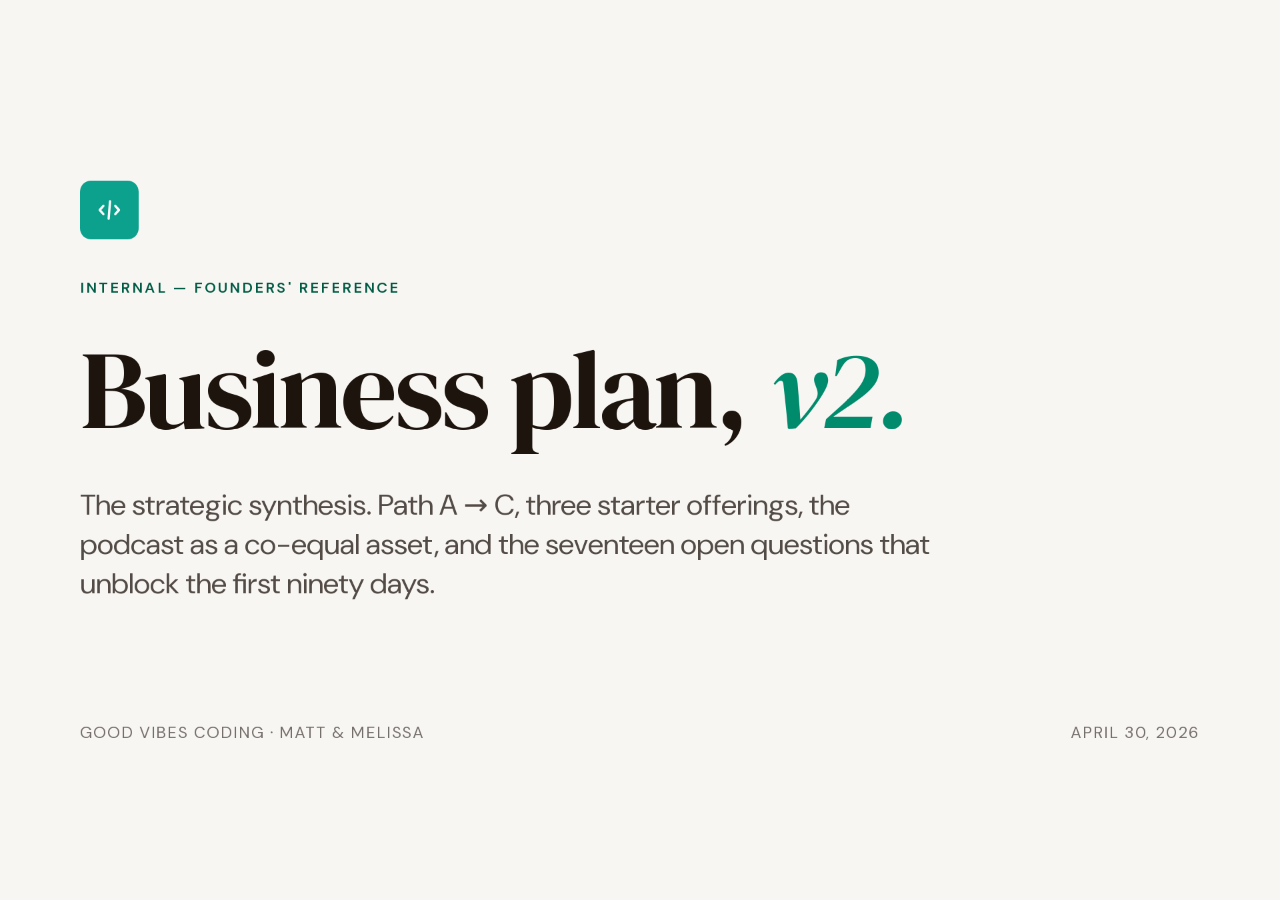
<file: docs/strategy/2026-04-30-business-plan/deck/Business Plan Deck.html>
<!DOCTYPE html>
<html lang="en">
<head>
<meta charset="UTF-8">
<title>Good Vibes Coding — Business Plan v2</title>
<link rel="stylesheet" href="colors_and_type.css">
<link rel="stylesheet" href="deck.css">
<script src="deck-stage.js"></script>
</head>
<body>
<deck-stage width="1920" height="1080">

<!-- ========== 01. COVER ========== -->
<section data-label="01 Cover" class="cover">
  <div class="flex-col" style="gap: 56px; margin-top: 40px;">
    <img src="brand/logo-mark-teal.svg" class="cover-mark" alt="GVC mark">
    <p class="eyebrow">Internal — Founders' reference</p>
    <h1 style="font-family: var(--serif-display); font-size: 168px; line-height: 0.95; letter-spacing: -0.025em; max-width: 1700px;">
      Business plan, <em>v2.</em>
    </h1>
    <p style="font-size: 44px; color: var(--fg2); max-width: 1300px; line-height: 1.35; margin-top: 8px;">
      The strategic synthesis. Path A&nbsp;→&nbsp;C, three starter offerings, the podcast as a co-equal asset, and the seventeen open questions that unblock the first ninety days.
    </p>
  </div>
  <div class="cover-meta">
    <span>Good Vibes Coding · Matt &amp; Melissa</span>
    <span>April 30, 2026</span>
  </div>
</section>

<!-- ========== 02. PLAN IN ONE PAGE ========== -->
<section data-label="02 Plan in one page">
  <div class="slide-header">
    <p class="eyebrow">Executive summary</p>
    <h1>The plan, <em>in one page.</em></h1>
  </div>
  <div class="cols-2 grow" style="margin-top: 56px; align-content: start; padding-bottom: 60px;">
    <div class="flex-col gap-md">
      <div>
        <h3 style="color: var(--gvc-teal-dark); margin-bottom: 12px;">The bet</h3>
        <p>Stay 2-person and productize for 12–18 months (Path A), then spin WikiFold into a SaaS product (Path C). The podcast sits across both as the highest-leverage methodology-IP delivery surface we will ever build.</p>
      </div>
      <div>
        <h3 style="color: var(--gvc-teal-dark); margin-bottom: 12px;">What v2 changed</h3>
        <p>Three starter sprints pull first revenue from week 5–6 to <strong>week 2–3.</strong> The podcast collapses two moat investments — Mel-forward authority and methodology IP — into one daily compounding artifact.</p>
      </div>
      <div>
        <h3 style="color: var(--gvc-teal-dark); margin-bottom: 12px;">Year-3 base case</h3>
        <p>$756K revenue · $288K combined founder draws · 30% margin · ~33-hour weeks.</p>
      </div>
    </div>
    <div class="flex-col gap-md">
      <div class="border-card">
        <h3>Walk-away values</h3>
        <table class="gvc-table" style="margin-top: 10px; font-size: 22px;">
          <tr><td>Path A · Productized 2-person</td><td class="num accent">$700K – 1.4M</td></tr>
          <tr><td>Path C · WikiFold SaaS spinoff</td><td class="num accent">$14M – 55M</td></tr>
          <tr><td>Path B · Boutique hire-up</td><td class="num">$1.8M – 3M</td></tr>
          <tr><td>Path D · Vertical SaaS pivot</td><td class="num">$3M – 18M</td></tr>
        </table>
      </div>
      <div class="callout">
        <strong>The one number to track:</strong> retainer wins attributable to the podcast. Zero by month 12 → passion project. <em style="font-style: italic;">≥2 → real channel.</em>
      </div>
    </div>
  </div>
  <div class="slide-footer">
    <span>02 / 49 · Executive summary</span>
    <span class="mark"><img src="brand/logo-mark-teal.svg" alt="">Good Vibes Coding</span>
  </div>
</section>

<!-- ========== 03. PART I OPENER ========== -->
<section data-label="03 Part I — Thesis" class="dark part-opener">
  <div class="toc">Part I of X · Thesis</div>
  <div class="part-num">— Part one</div>
  <h1>The <em>thesis,</em><br>still validated.</h1>
  <p class="lede">Mark Cuban's April 2026 call still holds. The opportunity is the AI implementation layer for US small businesses that won't have AI budgets or in-house experts.</p>
</section>

<!-- ========== 04. THESIS ========== -->
<section data-label="04 Thesis">
  <div class="slide-header">
    <p class="eyebrow">The thesis</p>
    <h1>Honest US-only <em>TAM</em> is $20–45B today, $60–110B by 2028.</h1>
  </div>
  <div class="grow flex-col" style="justify-content: center; margin: 0 -20px;">
    <div class="cols-3" style="gap: 56px;">
      <div class="kpi">
        <span class="num"><em>36.2M</em></span>
        <span class="label">Total US small &amp; medium businesses (SBA, 2025).</span>
      </div>
      <div class="kpi">
        <span class="num"><em>3–5M</em></span>
        <span class="label">Convertible buyer pool — employer firms with $200K–$5M revenue.</span>
      </div>
      <div class="kpi">
        <span class="num"><em>76 / 14</em></span>
        <span class="label">Percent claiming AI use vs. percent with it integrated. The empirical leg of the thesis.</span>
      </div>
    </div>
  </div>
  <p class="small fg2" style="max-width: 1500px;">Source: <code>01-thesis-validation.md</code>, <code>03-market-sizing.md</code>. Goldman Sachs 10KSB, Feb 2026; SBA Office of Advocacy.</p>
  <div class="slide-footer">
    <span>04 / 49 · Part I — Thesis</span>
    <span class="mark"><img src="brand/logo-mark-teal.svg" alt="">Good Vibes Coding</span>
  </div>
</section>

<!-- ========== 05. THE 76/14 GAP ========== -->
<section data-label="05 The 76/14 gap" class="surface">
  <div class="slide-header">
    <p class="eyebrow">The gap</p>
    <h1>Most small businesses have <em>downloaded the app</em> — and not read the manual.</h1>
  </div>
  <div class="cols-2 grow gap-lg" style="margin-top: 56px; align-items: center;">
    <div class="flex-col" style="gap: 28px;">
      <p style="font-size: 36px; line-height: 1.45;">The 76% claim-use / 14% integrated gap is the single strongest empirical leg of the thesis. Owners have signed up. They have not redesigned how the work gets done.</p>
      <p style="font-size: 30px; color: var(--fg2); line-height: 1.45;">That gap is what we sell into — not "buy more AI," but "make the AI you already pay for actually do the work."</p>
      <div class="callout">
        <strong>Frame for every sales conversation:</strong> we don't fire your staff with AI. We give the people you already trust new tools.
      </div>
    </div>
    <div class="flex-col gap-md" style="align-items: center;">
      <!-- Stacked bar visualization -->
      <div style="width: 100%; max-width: 520px;">
        <div style="display:flex; align-items: baseline; justify-content: space-between; margin-bottom: 14px;">
          <span style="font-size: 26px; font-weight: 600;">Claim AI use</span>
          <span style="font-family: var(--serif-display); font-size: 56px; color: var(--primary);">76%</span>
        </div>
        <div style="height: 36px; background: var(--border); border-radius: var(--radius-pill); overflow: hidden;">
          <div style="height: 100%; width: 76%; background: var(--primary); border-radius: var(--radius-pill);"></div>
        </div>
      </div>
      <div style="width: 100%; max-width: 520px; margin-top: 32px;">
        <div style="display:flex; align-items: baseline; justify-content: space-between; margin-bottom: 14px;">
          <span style="font-size: 26px; font-weight: 600;">Integrated into operations</span>
          <span style="font-family: var(--serif-display); font-size: 56px; color: var(--gvc-amber-dark);">14%</span>
        </div>
        <div style="height: 36px; background: var(--border); border-radius: var(--radius-pill); overflow: hidden;">
          <div style="height: 100%; width: 14%; background: var(--accent); border-radius: var(--radius-pill);"></div>
        </div>
      </div>
      <p class="small fg3" style="margin-top: 20px;">Goldman Sachs 10KSB AI Survey, Feb 2026. n = 1,200 SMB owners.</p>
    </div>
  </div>
  <div class="slide-footer">
    <span>05 / 49 · Part I — Thesis</span>
    <span class="mark"><img src="brand/logo-mark-teal.svg" alt="">Good Vibes Coding</span>
  </div>
</section>

<!-- ========== 06. MARKET SIZING ========== -->
<section data-label="06 Market sizing">
  <div class="slide-header">
    <p class="eyebrow">Market sizing</p>
    <h1>TAM $72B · SAM $5.2B · <em>realistic SOM grows founder-bound.</em></h1>
  </div>
  <div class="grow flex-col" style="justify-content: center; margin-top: 32px;">
    <table class="gvc-table" style="font-size: 28px;">
      <thead>
        <tr><th>Segment</th><th>Year 1</th><th>Year 3</th><th>Year 5</th><th>Notes</th></tr>
      </thead>
      <tbody>
        <tr><td>Clients</td><td class="num">8</td><td class="num">28</td><td class="num">60</td><td class="fg2">5–6 person firm by Y5</td></tr>
        <tr><td>Revenue</td><td class="num accent">$180K</td><td class="num accent">$720K</td><td class="num accent">$1.8M</td><td class="fg2">v1 base scenario</td></tr>
        <tr><td>ARPU</td><td class="num">$22K</td><td class="num">$26K</td><td class="num">$30K</td><td class="fg2">Productized + retainer mix</td></tr>
        <tr><td>LTV</td><td class="num">—</td><td class="num">$65K</td><td class="num">$65K</td><td class="fg2">2–3 year retainer life</td></tr>
        <tr><td>Capacity ceiling</td><td colspan="3" class="fg2" style="font-size: 26px;">Founder hours, not market reach.</td><td class="fg2">Podcast does not move this.</td></tr>
      </tbody>
    </table>
  </div>
  <p class="small fg2" style="margin-top: 32px;"><strong>Hospitality + regional service businesses</strong> lead the segment-fit table. The capacity ceiling is the load-bearing constraint, which is why the path is "productize, then spin a product."</p>
  <div class="slide-footer">
    <span>06 / 49 · Part I — Thesis</span>
    <span class="mark"><img src="brand/logo-mark-teal.svg" alt="">Good Vibes Coding</span>
  </div>
</section>

<!-- ========== 07. COMMODITIZATION RISK ========== -->
<section data-label="07 Commoditization risk" class="surface">
  <div class="slide-header">
    <p class="eyebrow">The clock</p>
    <h1>Commoditization is real, and it's <em>24–36 months out.</em></h1>
  </div>
  <div class="cols-2 grow gap-lg" style="margin-top: 48px;">
    <div class="border-card flex-col" style="gap: 18px;">
      <h3 style="color: var(--gvc-teal-dark);">Two structural threats</h3>
      <ul class="bullets">
        <li><strong>Interface evolution.</strong> Once "ask the AI to do it" is built into every SaaS product, the implementation layer thins.</li>
        <li><strong>Vertical SaaS bundling.</strong> Toast, ServiceTitan, Mindbody bundle AI features into existing subscriptions. Our work becomes a free feature of their product.</li>
      </ul>
    </div>
    <div class="border-card flex-col" style="gap: 18px;">
      <h3 style="color: var(--gvc-teal-dark);">What partially mitigates it</h3>
      <ul class="bullets">
        <li><strong>Editorial-archive moat.</strong> 200 episodes of plain-language receipts is a counter-asset Toast can't match through the same channel.</li>
        <li><strong>Independence as IP.</strong> Strict no-platform-incumbent-sponsorship rule on the podcast preserves credibility.</li>
        <li><strong>Vertical authority.</strong> Mel's hospitality network is not a feature flag.</li>
      </ul>
    </div>
  </div>
  <div class="slide-footer">
    <span>07 / 49 · Part I — Thesis</span>
    <span class="mark"><img src="brand/logo-mark-teal.svg" alt="">Good Vibes Coding</span>
  </div>
</section>

<!-- ========== 08. PART II OPENER ========== -->
<section data-label="08 Part II — Operating philosophy" class="dark part-opener">
  <div class="toc">Part II of X · Operating philosophy</div>
  <div class="part-num">— Part two</div>
  <h1>Sullivan / Hardy <em>compatible.</em></h1>
  <p class="lede">Both founders' Unique Abilities stay intact. The 10x trajectory definition stays intact. The first three Whos resequence around the podcast.</p>
</section>

<!-- ========== 09. UNIQUE ABILITIES ========== -->
<section data-label="09 Unique abilities">
  <div class="slide-header">
    <p class="eyebrow">Unique abilities</p>
    <h1>What only Matt and Mel <em>actually</em> do.</h1>
  </div>
  <div class="cols-2 grow gap-lg" style="margin-top: 48px; align-items: stretch;">
    <div class="border-card flex-col" style="gap: 22px;">
      <p class="eyebrow" style="color: var(--gvc-teal-dark);">Matt's UA</p>
      <h2 style="font-size: 44px;">Engineering judgment + plain-language explanation.</h2>
      <p>The technical decisions that make a small business's AI implementation actually work — and the ability to explain those decisions to an owner who didn't go to college.</p>
      <p class="fg2" style="font-size: 26px;">Keep: editorial point of view, lead/main scripts, plain-language drafting, job-fear reframing on-air.</p>
    </div>
    <div class="border-card flex-col" style="gap: 22px;">
      <p class="eyebrow" style="color: var(--gvc-teal-dark);">Mel's UA</p>
      <h2 style="font-size: 44px;">Operator instinct + curious-listener voice.</h2>
      <p>Twenty years of running real venues, plus the emotional differentiator on the show — the question a normal person would ask, asked the way a normal person would ask it.</p>
      <p class="fg2" style="font-size: 26px;">Keep: editorial picks, curious-listener question, human landing, monthly long-form interviews.</p>
    </div>
  </div>
  <div class="slide-footer">
    <span>09 / 49 · Part II — Operating philosophy</span>
    <span class="mark"><img src="brand/logo-mark-teal.svg" alt="">Good Vibes Coding</span>
  </div>
</section>

<!-- ========== 10. FIRST THREE WHOS ========== -->
<section data-label="10 First three Whos">
  <div class="slide-header">
    <p class="eyebrow">The first three Whos</p>
    <h1>The podcast forces a <em>resequence</em> of who we hire first.</h1>
  </div>
  <div class="grow flex-col" style="justify-content: center; margin-top: 32px;">
    <ol class="steps">
      <li>
        <div>
          <h3>Fractional bookkeeper / accountant — month 1</h3>
          <p class="fg2" style="font-size: 26px; margin-top: 6px;">~$300–600/mo. Unchanged from v1. Removes the most chronic source of founder friction first.</p>
        </div>
      </li>
      <li>
        <div>
          <h3>Audio editor — month 3</h3>
          <p class="fg2" style="font-size: 26px; margin-top: 6px;">~$400–600/mo. New in v2. Mechanical only — encoding, normalization, posting. Recovers 3–5 hrs/wk.</p>
        </div>
      </li>
      <li>
        <div>
          <h3>Fractional podcast editor (full) — month 4–6</h3>
          <p class="fg2" style="font-size: 26px; margin-top: 6px;">~$2,500/mo. <strong>Load-bearing hire.</strong> Not optional if cadence stays at 4×/week. Determines whether the podcast becomes self-multiplying or founder-grinding.</p>
        </div>
      </li>
      <li>
        <div>
          <h3>Fractional ops / PM coordinator — month 9–12</h3>
          <p class="fg2" style="font-size: 26px; margin-top: 6px;">~$2K–4K/mo. Unchanged from v1, but moved later by ~3 months. The v1 content editor at Q1 2027 is superseded by the audio editor + podcast editor pair.</p>
        </div>
      </li>
    </ol>
  </div>
  <div class="slide-footer">
    <span>10 / 49 · Part II — Operating philosophy</span>
    <span class="mark"><img src="brand/logo-mark-teal.svg" alt="">Good Vibes Coding</span>
  </div>
</section>

<!-- ========== 11. PART III OPENER ========== -->
<section data-label="11 Part III — The path" class="dark part-opener">
  <div class="toc">Part III of X · The path</div>
  <div class="part-num">— Part three</div>
  <h1>Path A <em>→</em> C.<br>Confirmed.</h1>
  <p class="lede">Stay 2-person and productize for 12–18 months. Spin WikiFold into SaaS in months 12–60. The podcast sits across both. Paths E and F, after evaluation, were rejected for GVC specifically.</p>
</section>

<!-- ========== 12. PATH A->C ========== -->
<section data-label="12 Path A to C">
  <div class="slide-header">
    <p class="eyebrow">The recommended path</p>
    <h1>A&nbsp;→&nbsp;C, with the podcast as the <em>connective asset.</em></h1>
  </div>
  <div class="grow flex-col" style="justify-content: center; gap: 40px; margin-top: 40px;">
    <div style="display: grid; grid-template-columns: 1fr 80px 1fr; gap: 24px; align-items: stretch;">
      <div class="path-box">
        <span class="ph-label">A</span>
        <h3>Productized 2-person · months 0–18</h3>
        <p class="fg2" style="font-size: 24px;">Operator-led, premium pricing. Productized packages + retainer flywheel. Walk-away $700K–$1.4M.</p>
      </div>
      <div class="path-arrow">→</div>
      <div class="path-box">
        <span class="ph-label">C</span>
        <h3>WikiFold SaaS spinoff · months 12–60</h3>
        <p class="fg2" style="font-size: 24px;">Consulting funds product development. Product compounds beyond founder hours. Walk-away $14M–$55M.</p>
      </div>
    </div>
    <div class="callout" style="text-align: center; font-size: 30px;">
      <strong>The podcast sits across both</strong> — distributing Mel's hospitality authority, compounding the methodology IP, and acting as the launch surface for WikiFold v2 in months 12–18.
    </div>
  </div>
  <div class="slide-footer">
    <span>12 / 49 · Part III — The path</span>
    <span class="mark"><img src="brand/logo-mark-teal.svg" alt="">Good Vibes Coding</span>
  </div>
</section>

<!-- ========== 13. WHY E AND F WERE REJECTED ========== -->
<section data-label="13 Paths E and F rejected" class="surface">
  <div class="slide-header">
    <p class="eyebrow">What we evaluated and rejected</p>
    <h1>Paths E and F look exciting. They <em>vaporize</em> what we already have.</h1>
  </div>
  <div class="cols-2 grow gap-lg" style="margin-top: 48px;">
    <div class="path-box rejected" style="background: var(--bg);">
      <span class="ph-label">E</span>
      <h3>Media + Tools + Consulting flywheel</h3>
      <p class="fg2" style="font-size: 26px;">Daily-news is the hardest commercial podcast format — $25–$40 CPMs, 0.5–1% premium conversion. Acquired's Ben + David spent eight years toward those numbers. Neither founder has Founder-as-Talent appetite.</p>
      <p class="pill ghost" style="align-self: flex-start; margin-top: 12px;">Walk-away $5–18M · Rejected</p>
    </div>
    <div class="path-box rejected" style="background: var(--bg);">
      <span class="ph-label">F</span>
      <h3>Acquirable Media (Hard Fork-tier exit)</h3>
      <p class="fg2" style="font-size: 26px;">Hard Fork and How-I-Built-This-tier exits depend on existing platform-talent or network ownership. GVC has no analog. Path F would vaporize Mel's network + WikiFold + consulting infrastructure to chase a lottery.</p>
      <p class="pill ghost" style="align-self: flex-start; margin-top: 12px;">Walk-away $2–8M · Rejected</p>
    </div>
  </div>
  <div class="slide-footer">
    <span>13 / 49 · Part III — The path</span>
    <span class="mark"><img src="brand/logo-mark-teal.svg" alt="">Good Vibes Coding</span>
  </div>
</section>

<!-- ========== 14. WALK-AWAY VALUES ========== -->
<section data-label="14 Walk-away values">
  <div class="slide-header">
    <p class="eyebrow">Walk-away values</p>
    <h1>v2 raises the ceiling on A and C. <em>Materially.</em></h1>
  </div>
  <div class="grow flex-col" style="justify-content: center; margin-top: 32px;">
    <table class="gvc-table" style="font-size: 30px;">
      <thead>
        <tr><th>Path</th><th>v1 estimate</th><th>v2 estimate</th><th>Why it changed</th></tr>
      </thead>
      <tbody>
        <tr><td><strong>A · Productized 2-person</strong></td><td class="num">$300K – 800K</td><td class="num accent">$700K – 1.4M</td><td class="fg2" style="font-size: 24px;">Podcast as SaaS distribution moat warrants premium multiple</td></tr>
        <tr><td>B · Boutique hire-up</td><td class="num">$1.8M – 3M</td><td class="num">$1.8M – 3M</td><td class="fg2" style="font-size: 24px;">Unchanged</td></tr>
        <tr><td><strong>C · WikiFold SaaS spinoff</strong></td><td class="num">$8M – 40M</td><td class="num accent">$14M – 55M</td><td class="fg2" style="font-size: 24px;">Editorial archive + audience as counter-moat to vertical SaaS bundling</td></tr>
        <tr><td>D · Vertical SaaS pivot</td><td class="num">$2M – 15M</td><td class="num">$3M – 18M</td><td class="fg2" style="font-size: 24px;">Same direction, slightly stronger</td></tr>
        <tr style="opacity: 0.5;"><td>E · Media flywheel</td><td class="num">—</td><td class="num">$5M – 18M</td><td class="fg2" style="font-size: 24px;">Evaluated and rejected</td></tr>
        <tr style="opacity: 0.5;"><td>F · Acquirable media</td><td class="num">—</td><td class="num">$2M – 8M</td><td class="fg2" style="font-size: 24px;">Evaluated and rejected</td></tr>
      </tbody>
    </table>
  </div>
  <div class="slide-footer">
    <span>14 / 49 · Part III — The path</span>
    <span class="mark"><img src="brand/logo-mark-teal.svg" alt="">Good Vibes Coding</span>
  </div>
</section>

<!-- ========== 15. PART IV OPENER ========== -->
<section data-label="15 Part IV — Revenue model" class="dark part-opener">
  <div class="toc">Part IV of X · Revenue model</div>
  <div class="part-num">— Part four</div>
  <h1>Three starters,<br>one <em>retainer ladder.</em></h1>
  <p class="lede">Productized packages funneling into retainers. Three $4.5K–$7.5K starter offerings live at the front of the menu and pull first revenue from week 5–6 to week 2–3.</p>
</section>

<!-- ========== 16. PRICING MENU ========== -->
<section data-label="16 Pricing menu">
  <div class="slide-header">
    <p class="eyebrow">Pricing menu · 9 SKUs</p>
    <h1>The full menu, <em>front to back.</em></h1>
  </div>
  <div class="grow" style="margin-top: 16px; padding-bottom: 100px; display: grid; grid-template-columns: 1fr 1fr; column-gap: 64px; row-gap: 0; align-content: start;">
    <div>
      <p class="eyebrow" style="color: var(--gvc-amber-dark); margin-bottom: 4px;">Three starter sprints</p>
      <div class="dollar-row starter">
        <div><span class="name">Restaurant Menu &amp; Reviews Sprint</span><div class="desc">Mel's wedge · CA SB-68 tailwind · 2 wks</div></div>
        <div class="price">$4,500</div><div class="duration">flat</div>
      </div>
      <div class="dollar-row starter">
        <div><span class="name">AI-Ready Site Refresh</span><div class="desc">"AI Overview doesn't see you" · 3 wks</div></div>
        <div class="price">$7,500</div><div class="duration">flat</div>
      </div>
      <div class="dollar-row starter">
        <div><span class="name">SOP Capture Sprint</span><div class="desc">WikiFold gateway · 2 wks</div></div>
        <div class="price">$6,500</div><div class="duration">flat</div>
      </div>
      <p class="eyebrow" style="color: var(--gvc-teal-dark); margin-top: 28px; margin-bottom: 4px;">Sprints &amp; deeper builds</p>
      <div class="dollar-row">
        <div><span class="name">Diagnostic Audit</span><div class="desc">Surfaces 2–3 highest-ROI AI plays</div></div>
        <div class="price">$3,500</div><div class="duration">2 wks</div>
      </div>
      <div class="dollar-row">
        <div><span class="name">Pilot Sprint</span></div>
        <div class="price">$9,500</div><div class="duration">2 wks</div>
      </div>
    </div>
    <div>
      <p class="eyebrow" style="color: var(--gvc-teal-dark); margin-bottom: 4px;">&nbsp;</p>
      <div class="dollar-row">
        <div><span class="name">Build Sprint</span><div class="desc">Single workflow shipped end-to-end</div></div>
        <div class="price">$18,000</div><div class="duration">4 wks</div>
      </div>
      <div class="dollar-row">
        <div><span class="name">SaaS Replacement</span><div class="desc">Replace expensive SaaS stack</div></div>
        <div class="price">$35–55K</div><div class="duration">6–10 wks</div>
      </div>
      <p class="eyebrow" style="color: var(--gvc-teal-dark); margin-top: 28px; margin-bottom: 4px;">Retainers · the engine</p>
      <div class="dollar-row">
        <div><span class="name">Hospitality Ops Retainer <em style="color: var(--gvc-amber-dark); font-style: normal; font-size: 16px; letter-spacing: 0.1em; margin-left: 8px;">NEW TIER</em></span><div class="desc">Tighter hospitality margins · honest tier</div></div>
        <div class="price">$1,500/mo</div><div class="duration">annual</div>
      </div>
      <div class="dollar-row">
        <div><span class="name">Operations Retainer</span><div class="desc">Standard retainer base · the engine</div></div>
        <div class="price">$2,500/mo</div><div class="duration">annual</div>
      </div>
    </div>
  </div>
  <div class="slide-footer">
    <span>16 / 49 · Part IV — Revenue model</span>
    <span class="mark"><img src="brand/logo-mark-teal.svg" alt="">Good Vibes Coding</span>
  </div>
</section>

<!-- ========== 17. THE THREE STARTERS ========== -->
<section data-label="17 Three starter offerings" class="surface">
  <div class="slide-header">
    <p class="eyebrow">The three starter offerings</p>
    <h1>Faster on-ramps. <em>Same retainer engine.</em></h1>
  </div>
  <div class="cols-3 grow gap-md" style="margin-top: 48px; align-items: stretch;">
    <div class="border-card flex-col" style="gap: 18px;">
      <p class="pill amber" style="align-self: flex-start;">Mel's wedge</p>
      <h3>Restaurant Menu &amp; Reviews Sprint</h3>
      <p class="fg2" style="font-size: 24px;">Menu single-source-of-truth + AI review responses + allergen tagging. CA SB-68 allergen-disclosure law (Jul 1, 2026) is the regulatory tailwind.</p>
      <div class="hr"></div>
      <p style="font-size: 26px;"><strong>$4,500 flat · 2 weeks</strong></p>
      <p class="fg3" style="font-size: 22px;">Ladders to $1,500/mo Hospitality Operations Retainer.</p>
    </div>
    <div class="border-card flex-col" style="gap: 18px;">
      <p class="pill" style="align-self: flex-start;">Matt's wedge</p>
      <h3>AI-Ready Site Refresh</h3>
      <p class="fg2" style="font-size: 24px;">Replaces pre-AI SMB sites. Frame: "ChatGPT and Google AI Overview don't see you, and competitors do" — never "your site looks old."</p>
      <div class="hr"></div>
      <p style="font-size: 26px;"><strong>$7,500 flat · 3 weeks</strong></p>
      <p class="fg3" style="font-size: 22px;">Ladders to $2,500/mo Operations Retainer.</p>
    </div>
    <div class="border-card flex-col" style="gap: 18px;">
      <p class="pill amber" style="align-self: flex-start;">WikiFold gateway</p>
      <h3>SOP Capture Sprint</h3>
      <p class="fg2" style="font-size: 24px;">Documents how the business actually runs. Every retainer client is a future $99/mo SaaS customer when WikiFold v2 ships.</p>
      <div class="hr"></div>
      <p style="font-size: 26px;"><strong>$6,500 flat · 2 weeks</strong></p>
      <p class="fg3" style="font-size: 22px;">Ladders to $2,500/mo Operations Retainer with "your wiki stays alive."</p>
    </div>
  </div>
  <div class="slide-footer">
    <span>17 / 49 · Part IV — Revenue model</span>
    <span class="mark"><img src="brand/logo-mark-teal.svg" alt="">Good Vibes Coding</span>
  </div>
</section>

<!-- ========== 18. WHAT WE REFUSED ========== -->
<section data-label="18 What we refused">
  <div class="slide-header">
    <p class="eyebrow">Anti-patterns refused</p>
    <h1>What we evaluated and <em>chose not to build.</em></h1>
  </div>
  <div class="grow flex-col" style="justify-content: center; margin-top: 24px;">
    <table class="gvc-table" style="font-size: 26px;">
      <thead>
        <tr><th>Refused offering</th><th>Why</th></tr>
      </thead>
      <tbody>
        <tr><td>Standalone social media calendars</td><td class="fg2">Off-brand · knife-fight with $79/mo SaaS · the canonical Bronze/Silver/Gold template</td></tr>
        <tr><td>Customer-service chatbots</td><td class="fg2">Qualtrics: 4× failure rate of other AI tasks · 88% of customers prefer humans · "fire your staff with AI" anti-pattern</td></tr>
        <tr><td>Mailchimp → Klaviyo migrations</td><td class="fg2">E-commerce-tilted · saturated done-for-you category · off-vertical for hospitality + services</td></tr>
        <tr><td>Custom booking-system rebuilds</td><td class="fg2">Vertical SaaS does it cheaper · $40K–$250K customs are out of starter band</td></tr>
        <tr><td>Standalone bookkeeping automation</td><td class="fg2">Regulated · QuickBooks AI handles 85–95% already · build a partner channel instead</td></tr>
        <tr><td>Hourly $200/hr "AI consulting" on the homepage</td><td class="fg2">The 10x trap · reserved as $450/hr internal-only existing-client rate</td></tr>
      </tbody>
    </table>
  </div>
  <div class="slide-footer">
    <span>18 / 49 · Part IV — Revenue model</span>
    <span class="mark"><img src="brand/logo-mark-teal.svg" alt="">Good Vibes Coding</span>
  </div>
</section>

<!-- ========== 19. PART V OPENER ========== -->
<section data-label="19 Part V — GTM" class="dark part-opener">
  <div class="toc">Part V of X · GTM</div>
  <div class="part-num">— Part five</div>
  <h1>Warm referrals win.<br>Podcast is <em>channel four.</em></h1>
  <p class="lede">The podcast is the most exciting asset we will ship. It is not the most productive lead source in year one. The founders should be warned, explicitly, not to over-weight it.</p>
</section>

<!-- ========== 20. CHANNEL RANKING ========== -->
<section data-label="20 Channel ranking">
  <div class="slide-header">
    <p class="eyebrow">Channel ranking</p>
    <h1>Where leads <em>actually</em> come from in year one.</h1>
  </div>
  <div class="grow flex-col" style="justify-content: center; margin-top: 24px;">
    <table class="gvc-table" style="font-size: 26px;">
      <thead>
        <tr><th>Rank</th><th>Channel</th><th>Founder fit</th><th>Time to result</th></tr>
      </thead>
      <tbody>
        <tr><td class="accent">1</td><td><strong>Mel's hospitality network referrals</strong></td><td>Mel</td><td class="num">2–6 weeks</td></tr>
        <tr><td class="accent">2</td><td>Bookkeeper / accountant partnerships</td><td>Both</td><td class="num">4–8 weeks</td></tr>
        <tr><td class="accent">3</td><td>Matt's eng-peer referrals</td><td>Matt</td><td class="num">2–6 weeks</td></tr>
        <tr><td class="accent">4</td><td><strong>Podcast → newsletter recap → site → Calendly</strong></td><td>Both (Mel-led audiograms)</td><td class="num">8–16 weeks</td></tr>
        <tr><td>5</td><td>Loom-based sample build content</td><td class="fg2">Both</td><td class="num fg2">8–12 weeks</td></tr>
        <tr><td>6</td><td>Editorial blog (1 essay/mo)</td><td class="fg2">Matt</td><td class="num fg2">12–24 weeks</td></tr>
        <tr><td>7</td><td>Industry-specific podcast appearances</td><td class="fg2">Both</td><td class="num fg2">6–12 weeks</td></tr>
        <tr><td>8</td><td>Google Business Profile + local SEO</td><td class="fg2">Matt</td><td class="num fg2">8–16 weeks</td></tr>
      </tbody>
    </table>
  </div>
  <div class="slide-footer">
    <span>20 / 49 · Part V — GTM</span>
    <span class="mark"><img src="brand/logo-mark-teal.svg" alt="">Good Vibes Coding</span>
  </div>
</section>

<!-- ========== 21. NEWSLETTER UNBLOCKED ========== -->
<section data-label="21 Newsletter unblocked" class="surface">
  <div class="slide-header">
    <p class="eyebrow">Sleeper finding</p>
    <h1>The newsletter recap is where conversion <em>actually compounds.</em></h1>
  </div>
  <div class="cols-2 grow gap-lg" style="margin-top: 56px; align-items: center;">
    <div class="flex-col" style="gap: 28px;">
      <p style="font-size: 36px; line-height: 1.4;">In v1, the newsletter was gated on Matt committing the writing time. In v2, the daily podcast research already exists — the recap writes itself.</p>
      <p class="fg2" style="font-size: 28px; line-height: 1.5;">Audio teaches the brain. Email captures the address. The podcast unblocks the newsletter, and the newsletter is what actually puts a Calendly link in front of a buyer.</p>
      <div class="callout">
        <strong>Therefore:</strong> the recap is not "podcast marketing." It is the channel. The audio is the rehearsal — the email is the conversion.
      </div>
    </div>
    <div class="flex-col gap-md">
      <div class="border-card">
        <p class="eyebrow" style="color: var(--gvc-teal-dark); margin-bottom: 12px;">Distribution discipline · pick three</p>
        <ul class="bullets" style="gap: 14px;">
          <li>Newsletter recap from daily research</li>
          <li>Mel-led audiograms (LinkedIn, Instagram)</li>
          <li>Show-notes SEO archive (JSON-LD)</li>
        </ul>
      </div>
      <div class="border-card">
        <p class="eyebrow" style="color: var(--fg3); margin-bottom: 12px;">Rejected — stay disciplined</p>
        <p class="fg2" style="font-size: 24px;">Loom embeds. Guest swaps before M9. YouTube long-form. TikTok. X threads.</p>
      </div>
    </div>
  </div>
  <div class="slide-footer">
    <span>21 / 49 · Part V — GTM</span>
    <span class="mark"><img src="brand/logo-mark-teal.svg" alt="">Good Vibes Coding</span>
  </div>
</section>

<!-- ========== 22. HONEST 12-MO MATH ========== -->
<section data-label="22 Honest 12-month math">
  <div class="slide-header">
    <p class="eyebrow">Honest 12-month math</p>
    <h1>What 1,200 listeners per episode <em>actually buys us.</em></h1>
  </div>
  <div class="grow flex-col" style="justify-content: center; margin-top: 32px;">
    <div class="cols-4 gap-md">
      <div class="kpi"><span class="num">1,200</span><span class="label">Listeners per episode (base case, Y1 close)</span></div>
      <div class="kpi"><span class="num"><em>2–4</em></span><span class="label">Direct calls per month attributable to the podcast</span></div>
      <div class="kpi"><span class="num"><em>3–6</em></span><span class="label">Assist conversions per month (warm-list lift)</span></div>
      <div class="kpi"><span class="num"><em>$150–250K</em></span><span class="label">Podcast-attributable revenue at Y1 close</span></div>
    </div>
    <div class="callout" style="margin-top: 64px;">
      <strong>Material, not transformative.</strong> ~25–35% of the base-case Y1 target. The podcast is a brand investment until M9–10, then becomes a lead engine if conditions hold. Treating it as "the channel" before then is a common founder mistake.
    </div>
  </div>
  <div class="slide-footer">
    <span>22 / 49 · Part V — GTM</span>
    <span class="mark"><img src="brand/logo-mark-teal.svg" alt="">Good Vibes Coding</span>
  </div>
</section>

<!-- ========== 23. PART VI OPENER ========== -->
<section data-label="23 Part VI — Podcast" class="dark part-opener">
  <div class="toc">Part VI of X · The podcast</div>
  <div class="part-num">— Part six</div>
  <h1>The podcast,<br>as a <em>business asset.</em></h1>
  <p class="lede">Not a content project. The highest-leverage methodology-IP delivery surface we will ever build — if (and only if) four conditions hold by episode 150.</p>
</section>

<!-- ========== 24. WHY A PODCAST ========== -->
<section data-label="24 Why a podcast">
  <div class="slide-header">
    <p class="eyebrow">Why a podcast at all</p>
    <h1>It collapses two of our highest-effort moats into <em>one daily artifact.</em></h1>
  </div>
  <div class="cols-3 grow gap-md" style="margin-top: 48px; align-items: stretch;">
    <div class="border-card flex-col" style="gap: 16px;">
      <p class="pill" style="align-self: flex-start;">Authority</p>
      <h3>Mel-forward hospitality authority</h3>
      <p>Distributed daily in a copy-resistant format. Back-catalog cannot be cloned overnight. The single hardest thing to copy is the operator's voice.</p>
    </div>
    <div class="border-card flex-col" style="gap: 16px;">
      <p class="pill" style="align-self: flex-start;">Methodology IP</p>
      <h3>The playbook, drafted on-air</h3>
      <p>Every episode generates raw material — job-fear reframings, plain-language analogies, recurring on-air metrics — that flow into the consulting playbook, sales decks, and WikiFold articles.</p>
    </div>
    <div class="border-card flex-col" style="gap: 16px;">
      <p class="pill amber" style="align-self: flex-start;">Launch surface</p>
      <h3>WikiFold v2 launch arc</h3>
      <p>The 4–6 episode product-launch arc at month 12–18 is the single highest-leverage marketing decision available to the founders. Owned, named, on the record.</p>
    </div>
  </div>
  <p class="small fg2" style="margin-top: 48px; max-width: 1500px;">Saves Matt an estimated 6–8 hrs/week vs. v1's standalone "Implementation Playbook as a versioned doc," which is downgraded to a transcript-derivation byproduct.</p>
  <div class="slide-footer">
    <span>24 / 49 · Part VI — Podcast</span>
    <span class="mark"><img src="brand/logo-mark-teal.svg" alt="">Good Vibes Coding</span>
  </div>
</section>

<!-- ========== 25. FOUR CONDITIONS ========== -->
<section data-label="25 Four conditions" class="dark">
  <div class="slide-header">
    <p class="eyebrow">The four conditions</p>
    <h1>The podcast is a <em>conditional</em> moat, not a structural one.</h1>
  </div>
  <p class="fg2" style="font-size: 30px; max-width: 1500px; margin-top: 24px;">Editorial position is copyable in 6 months. ~70% of daily podcasts die inside 18 months. Audience moats belong to shows, not consultancies. Activates at episode ~150 only if all four hold.</p>
  <div class="cols-2 grow gap-md" style="margin-top: 32px; padding-bottom: 80px;">
    <div class="border-card flex-col" style="gap: 12px; padding: 28px 32px;">
      <span class="pill amber" style="align-self: flex-start;">01</span>
      <h3>Narrowed editorial position</h3>
      <p style="font-size: 24px;">A named framework. <em style="color: var(--gvc-amber); font-style: italic;">The Augmentation Lens</em> · <em style="color: var(--gvc-amber); font-style: italic;">Three-Question Test.</em> Without a name, the position stays copyable.</p>
    </div>
    <div class="border-card flex-col" style="gap: 12px; padding: 28px 32px;">
      <span class="pill amber" style="align-self: flex-start;">02</span>
      <h3>Real founder-pairing chemistry</h3>
      <p style="font-size: 24px;">Story-owner + reactor format. Not equal-time alternating dialogue. Mel owns the cold open; Matt owns lead/main scripts.</p>
    </div>
    <div class="border-card flex-col" style="gap: 12px; padding: 28px 32px;">
      <span class="pill amber" style="align-self: flex-start;">03</span>
      <h3>&lt;8 founder-hours / week by M6</h3>
      <p style="font-size: 24px;">Producer Who has landed. If founder hours stay above 8/wk past M6, the show is grinding the founders, not multiplying them.</p>
    </div>
    <div class="border-card flex-col" style="gap: 12px; padding: 28px 32px;">
      <span class="pill amber" style="align-self: flex-start;">04</span>
      <h3>Audience routed into the GVC funnel</h3>
      <p style="font-size: 24px;">Newsletter capture working. Without it, the audio is a parasocial gift to the buyer's commute, not a pipeline.</p>
    </div>
  </div>
  <div class="slide-footer">
    <span>25 / 49 · Part VI — Podcast</span>
    <span class="mark"><img src="brand/logo-mark-teal.svg" alt="">Good Vibes Coding</span>
  </div>
</section>

<!-- ========== 26. FORMAT OPTIMIZATION ========== -->
<section data-label="26 Format optimization">
  <div class="slide-header">
    <p class="eyebrow">Format optimization</p>
    <h1>Three line-level changes <em>stolen</em> from the best dailies.</h1>
  </div>
  <div class="cols-3 grow gap-md" style="margin-top: 48px; align-items: stretch;">
    <div class="border-card flex-col" style="gap: 16px;">
      <h3>01 · Cold open</h3>
      <p class="fg2" style="font-size: 24px;">12 seconds. Mel-led. Number-first.</p>
      <p style="font-size: 24px; font-style: italic; color: var(--fg1); border-left: 3px solid var(--primary); padding-left: 18px; line-height: 1.4;">"Ninety percent. That's how many deaf children in this trial got their hearing back from a single shot the FDA approved last week."</p>
      <p class="fg3" style="font-size: 22px;">Stolen from <em>The Indicator.</em></p>
    </div>
    <div class="border-card flex-col" style="gap: 16px;">
      <h3>02 · Hand-off cadence</h3>
      <p class="fg2" style="font-size: 24px;">35-second voice-block cap. Named reaction types — no generic "tell me more."</p>
      <ul class="bullets" style="font-size: 22px; gap: 10px;">
        <li>Curious-listener question</li>
        <li>Synthesis line</li>
        <li>Emotional landing</li>
        <li>Job-fear reframing</li>
      </ul>
    </div>
    <div class="border-card flex-col" style="gap: 16px;">
      <h3>03 · Sign-off ritual</h3>
      <p class="fg2" style="font-size: 24px;">Verbatim every episode for 8 weeks.</p>
      <p style="font-size: 24px; font-style: italic; color: var(--fg1); border-left: 3px solid var(--primary); padding-left: 18px; line-height: 1.4;">"The technology is whatever we make of it." / "We'll be back tomorrow with more of what's working." / <strong>"Good vibes only."</strong></p>
    </div>
  </div>
  <div class="slide-footer">
    <span>26 / 49 · Part VI — Podcast</span>
    <span class="mark"><img src="brand/logo-mark-teal.svg" alt="">Good Vibes Coding</span>
  </div>
</section>

<!-- ========== 27. CADENCE ========== -->
<section data-label="27 Cadence" class="surface">
  <div class="slide-header">
    <p class="eyebrow">Cadence</p>
    <h1>4 episodes per week, plus a Friday <em>listener cut.</em></h1>
  </div>
  <div class="cols-2 grow gap-lg" style="margin-top: 48px; align-items: center;">
    <div>
      <table class="gvc-table" style="font-size: 26px;">
        <thead>
          <tr><th>Task</th><th>Owner</th><th class="num">Daily (5)</th><th class="num">4×/wk</th><th class="num">3×/wk</th></tr>
        </thead>
        <tbody>
          <tr><td>Editorial / story-pick</td><td class="fg2">Both</td><td class="num">5.0</td><td class="num accent">4.0</td><td class="num">3.0</td></tr>
          <tr><td>Recording</td><td class="fg2">Both</td><td class="num">5.0</td><td class="num accent">4.0</td><td class="num">3.0</td></tr>
          <tr><td>Edit + show-notes</td><td class="fg2">Delegated</td><td class="num">0</td><td class="num accent">0</td><td class="num">0</td></tr>
          <tr><td>Quality review</td><td class="fg2">Matt</td><td class="num">1.5</td><td class="num accent">1.0</td><td class="num">1.0</td></tr>
          <tr><td><strong>Total founder hours / wk</strong></td><td></td><td class="num"><strong>11.5</strong></td><td class="num accent"><strong>9.0</strong></td><td class="num"><strong>7.0</strong></td></tr>
        </tbody>
      </table>
    </div>
    <div class="flex-col gap-md">
      <div class="callout">
        <strong>4×/week (Mon–Thu) + Friday "What Made You Smile" listener cut.</strong> Solves the trilemma: ritual preserved, polish improved, email-list capture, recurring segment moat, eventual interview slot.
      </div>
      <p style="font-size: 26px; line-height: 1.5;">Friday is not a full episode — 5–7 minutes of listener-submitted stories, alternating Matt/Mel reads. ~30 minutes total production.</p>
      <p class="fg2" style="font-size: 24px;"><strong>Do not go weekly.</strong> Forfeits the morning-ritual moat that <em>Up First</em> and <em>The Daily</em> built their audiences on.</p>
    </div>
  </div>
  <div class="slide-footer">
    <span>27 / 49 · Part VI — Podcast</span>
    <span class="mark"><img src="brand/logo-mark-teal.svg" alt="">Good Vibes Coding</span>
  </div>
</section>

<!-- ========== 28. IP PIPELINE ========== -->
<section data-label="28 IP pipeline">
  <div class="slide-header">
    <p class="eyebrow">The IP pipeline</p>
    <h1>Every episode produces <em>five</em> reusable artifacts.</h1>
  </div>
  <div class="grow flex-col" style="justify-content: center; margin-top: 24px;">
    <table class="gvc-table" style="font-size: 25px;">
      <thead>
        <tr><th>Artifact</th><th>Source</th><th>Downstream uses</th></tr>
      </thead>
      <tbody>
        <tr><td><strong>Daily briefing</strong></td><td class="fg2">Auto-scrape, 35+ sourced stories</td><td class="fg2">GVC blog · WikiFold articles · Matt's monthly essay · sales-deck "things we tracked"</td></tr>
        <tr><td><strong>Story summaries</strong></td><td class="fg2">Per-episode show-notes</td><td class="fg2">JSON-LD on goodvibescoding.com · Mel's 2/wk LinkedIn carousels · AI-search answer surface</td></tr>
        <tr><td><strong>Customer-voice quotes</strong></td><td class="fg2">Extracted from briefing</td><td class="fg2">Sales-deck testimonials · pricing-page social proof · email snippets</td></tr>
        <tr><td><strong>Named case studies</strong></td><td class="fg2">Tagged when story = real client</td><td class="fg2">GVC case-study page · Mel's hospitality vertical authority · Loom-walkthrough material</td></tr>
        <tr><td><strong>Methodology fragments</strong></td><td class="fg2">Implicit in scripts</td><td class="fg2">Published implementation playbook · onboarding doc for first Who · sales-call language library</td></tr>
      </tbody>
    </table>
  </div>
  <p class="small fg2" style="margin-top: 32px; max-width: 1600px;"><strong>By M18:</strong> ~300 indexed plain-language AI use-case explanations tied to real stories — exactly the corpus a sales conversation needs. The podcast becomes a sales rehearsal that runs daily.</p>
  <div class="slide-footer">
    <span>28 / 49 · Part VI — Podcast</span>
    <span class="mark"><img src="brand/logo-mark-teal.svg" alt="">Good Vibes Coding</span>
  </div>
</section>

<!-- ========== 29. EDITORIAL POSITION ========== -->
<section data-label="29 Editorial position" class="surface">
  <div class="slide-header">
    <p class="eyebrow">Editorial position as IP</p>
    <h1>"AI as augmentation, not catastrophe" is <em>rare</em> in 2026.</h1>
  </div>
  <div class="cols-2 grow gap-lg" style="margin-top: 48px;">
    <div>
      <h3 style="margin-bottom: 24px;">The four AI-media quadrants</h3>
      <ul class="bullets" style="font-size: 26px;">
        <li><strong>Catastrophic / doom</strong> — <em>Doomer Optimism,</em> Future of Life Institute, much of <em>The Information's</em> AI desk.</li>
        <li><strong>Hype / hyperscale fanboy</strong> — <em>No Priors, AI Daily Brief</em> (lighter), most VC-adjacent shows.</li>
        <li><strong>Skeptic / debunker</strong> — Zitron's <em>Better Offline,</em> adjacent <em>Platformer.</em></li>
        <li><strong style="color: var(--gvc-teal-dark);">GVC: augmentation, evidence-based, plain-language, vulnerable-population-first.</strong> Near-empty quadrant.</li>
      </ul>
    </div>
    <div class="flex-col gap-md">
      <div class="border-card">
        <h3 style="margin-bottom: 12px;">What's NOT copyable</h3>
        <ul class="bullets" style="font-size: 24px;">
          <li>Daily evidence drumbeat — 200 episodes of receipts beats 1 essay of position</li>
          <li>Named editorial framework that listeners repeat</li>
          <li>3–5 recurring on-air metrics that signal "we're not making this up"</li>
          <li>The operator's voice — Mel's UA</li>
        </ul>
      </div>
      <div class="callout">
        <strong>Refuse the doom cycle.</strong> When a major doom story breaks, GVC covers it only through the augmentation lens — or skips. <em style="font-style: italic;">That discipline is the moat.</em>
      </div>
    </div>
  </div>
  <div class="slide-footer">
    <span>29 / 49 · Part VI — Podcast</span>
    <span class="mark"><img src="brand/logo-mark-teal.svg" alt="">Good Vibes Coding</span>
  </div>
</section>

<!-- ========== 30. KILL CRITERION ========== -->
<section data-label="30 Kill criterion" class="dark">
  <div class="slide-header">
    <p class="eyebrow" style="color: var(--gvc-amber);">The kill criterion</p>
    <h1>If at month 12 retainer MRR is below $15K <em>and</em> the show is below 5K listeners — <em>pause it.</em></h1>
  </div>
  <div class="grow flex-col" style="justify-content: center; margin-top: 56px;">
    <div class="cols-3 gap-md">
      <div class="border-card flex-col" style="gap: 14px;">
        <p class="eyebrow" style="color: var(--gvc-amber);">Threshold A</p>
        <h2 style="font-size: 64px; color: var(--fg-on-inverted);"><em>&lt; $15K</em></h2>
        <p class="fg2">Retainer MRR at month 12.</p>
      </div>
      <div class="border-card flex-col" style="gap: 14px;">
        <p class="eyebrow" style="color: var(--gvc-amber);">Threshold B</p>
        <h2 style="font-size: 64px; color: var(--fg-on-inverted);"><em>&lt; 5K</em></h2>
        <p class="fg2">Listeners per episode at month 12.</p>
      </div>
      <div class="border-card flex-col" style="gap: 14px;">
        <p class="eyebrow" style="color: var(--gvc-amber);">Decision</p>
        <h2 style="font-size: 64px; color: var(--fg-on-inverted);"><em>Pause.</em></h2>
        <p class="fg2">Don't double down. The show is cannibalizing the consulting business.</p>
      </div>
    </div>
    <div class="callout" style="margin-top: 64px;">
      <strong>Daily production is famously punishing.</strong> 70% of daily podcasts die inside 18 months. The kill criterion is real, not theatrical. The first inbound sponsorship offer will probably arrive before audience quality justifies it — refuse before M18 regardless of offer size.
    </div>
  </div>
  <div class="slide-footer">
    <span>30 / 49 · Part VI — Podcast</span>
    <span class="mark"><img src="brand/logo-mark-teal.svg" alt="">Good Vibes Coding</span>
  </div>
</section>

<!-- ========== 31. PART VII OPENER ========== -->
<section data-label="31 Part VII — Defensibility" class="dark part-opener">
  <div class="toc">Part VII of X · Defensibility</div>
  <div class="part-num">— Part seven</div>
  <h1>Moats, <em>collapsed.</em></h1>
  <p class="lede">The podcast doesn't add a moat. It collapses the two highest-effort moat investments — hospitality vertical authority and methodology IP — into one daily compounding artifact.</p>
</section>

<!-- ========== 32. MOATS COLLAPSED ========== -->
<section data-label="32 Moats collapsed">
  <div class="slide-header">
    <p class="eyebrow">Top-3 moat investments</p>
    <h1>Two of three now flow <em>through</em> the podcast.</h1>
  </div>
  <div class="cols-3 grow gap-md" style="margin-top: 48px; align-items: stretch;">
    <div class="border-card flex-col" style="gap: 14px;">
      <p class="eyebrow" style="color: var(--gvc-teal-dark);">Moat 01 + 02 · merged</p>
      <h3>Hospitality authority + methodology IP</h3>
      <p class="fg2" style="font-size: 26px;">Both flow through the podcast itself. A daily compounding artifact. v1's standalone "Implementation Playbook as versioned doc" is downgraded to a transcript-derivation byproduct.</p>
    </div>
    <div class="border-card flex-col" style="gap: 14px;">
      <p class="eyebrow" style="color: var(--gvc-teal-dark);">Moat 03</p>
      <h3>Trust artifacts</h3>
      <p class="fg2" style="font-size: 26px;">Named clients, named team-member testimonials, real metrics — fed by the podcast back-catalog. Customer voice is sourced on-air, not invented for the website.</p>
    </div>
    <div class="border-card flex-col" style="gap: 14px;">
      <p class="eyebrow" style="color: var(--gvc-teal-dark);">What's NOT a moat</p>
      <h3>The podcast itself, by itself</h3>
      <p class="fg2" style="font-size: 26px;">Editorial position copyable in 6 months. Audience moats belong to shows, not consultancies. The four conditions on slide 25 must all hold.</p>
    </div>
  </div>
  <p class="small fg2" style="margin-top: 48px;">Net: Matt saves 6–8 hrs/week vs. v1 because the playbook is now a transcript byproduct, not a separate writing project.</p>
  <div class="slide-footer">
    <span>32 / 49 · Part VII — Defensibility</span>
    <span class="mark"><img src="brand/logo-mark-teal.svg" alt="">Good Vibes Coding</span>
  </div>
</section>

<!-- ========== 33. VERTICAL SAAS THREAT ========== -->
<section data-label="33 Vertical SaaS threat" class="surface">
  <div class="slide-header">
    <p class="eyebrow">Year-3 vertical SaaS threat</p>
    <h1>Materially weakened. Not <em>eliminated.</em></h1>
  </div>
  <div class="cols-2 grow gap-lg" style="margin-top: 48px; align-items: center;">
    <div class="flex-col gap-md">
      <p style="font-size: 32px; line-height: 1.45;">Toast, ServiceTitan, and Mindbody bundle AI features into existing subscriptions. The threat in 24–36 months is that our work becomes a free feature of their product.</p>
      <p style="font-size: 28px; line-height: 1.5; color: var(--fg2);">The editorial archive is a counter-asset they can't match through the same channel — provided we hold the line on independence.</p>
    </div>
    <div class="border-card">
      <h3 style="margin-bottom: 18px;">Independence-as-IP — the load-bearing rule</h3>
      <ul class="bullets">
        <li>No platform-incumbent sponsorships. Ever.</li>
        <li>Refuse first inbound sponsorship offer before M18, regardless of size.</li>
        <li>Audience becomes a counter-asset only if it stays editorially uncompromised.</li>
      </ul>
    </div>
  </div>
  <div class="slide-footer">
    <span>33 / 49 · Part VII — Defensibility</span>
    <span class="mark"><img src="brand/logo-mark-teal.svg" alt="">Good Vibes Coding</span>
  </div>
</section>

<!-- ========== 34. ACQUISITION OPTIONALITY ========== -->
<section data-label="34 Acquisition optionality">
  <div class="slide-header">
    <p class="eyebrow">Acquisition optionality</p>
    <h1>Three exit shapes. <em>Plan for the third.</em></h1>
  </div>
  <div class="cols-3 grow gap-md" style="margin-top: 56px; align-items: stretch;">
    <div class="border-card flex-col" style="gap: 16px;">
      <p class="pill ghost" style="align-self: flex-start;">Possible</p>
      <h3>Media bolt-on</h3>
      <p class="big-number" style="font-size: 80px; color: var(--fg1);">$1.5–8M</p>
      <p class="fg2" style="font-size: 24px;">A larger media property buys the show + back-catalog + email list.</p>
    </div>
    <div class="border-card flex-col" style="gap: 16px;">
      <p class="pill ghost" style="align-self: flex-start;">Possible</p>
      <h3>Founder-pairing acquihire</h3>
      <p class="big-number" style="font-size: 80px; color: var(--fg1);">$4–12M</p>
      <p class="fg2" style="font-size: 24px;">A platform incumbent acquires the team + show as a brand-trust play.</p>
    </div>
    <div class="border-card flex-col" style="gap: 16px;">
      <p class="pill amber" style="align-self: flex-start;">Most likely</p>
      <h3>Acquired-style independence</h3>
      <p class="big-number" style="font-size: 80px; color: var(--primary);"><em>$200–800K/yr</em></p>
      <p class="fg2" style="font-size: 24px;">Permanent podcast revenue line. The walk-away we plan for.</p>
    </div>
  </div>
  <div class="slide-footer">
    <span>34 / 49 · Part VII — Defensibility</span>
    <span class="mark"><img src="brand/logo-mark-teal.svg" alt="">Good Vibes Coding</span>
  </div>
</section>

<!-- ========== 35. PART VIII OPENER ========== -->
<section data-label="35 Part VIII — Financials" class="dark part-opener">
  <div class="toc">Part VIII of X · Financials</div>
  <div class="part-num">— Part eight</div>
  <h1>$756K Y3,<br><em>at thirty percent.</em></h1>
  <p class="lede">~$78K more EBITDA AND ~6 hours per week less founder production time vs. v1, both from the podcast editor hire. The producer Who is the financial fulcrum.</p>
</section>

<!-- ========== 36. THREE-SCENARIO TABLE ========== -->
<section data-label="36 Three scenarios">
  <div class="slide-header">
    <p class="eyebrow">Year 1 → Year 3</p>
    <h1>Three scenarios. Same <em>structural shape.</em></h1>
  </div>
  <div class="grow flex-col" style="justify-content: center; margin-top: 32px;">
    <table class="gvc-table" style="font-size: 28px;">
      <thead>
        <tr><th>Scenario</th><th class="num">Y1 revenue</th><th class="num">Y2 revenue</th><th class="num">Y3 revenue</th><th class="num">Y3 founder draw</th><th class="num">Y3 EBITDA margin</th></tr>
      </thead>
      <tbody>
        <tr><td>Conservative</td><td class="num">~$120K</td><td class="num">~$220K</td><td class="num">~$320K</td><td class="num">~$180K</td><td class="num">~27%</td></tr>
        <tr style="background: var(--bg-surface);"><td><strong>Base case</strong></td><td class="num accent">~$300K</td><td class="num accent">~$490K</td><td class="num accent">$756K</td><td class="num accent">$288K</td><td class="num accent">30% · $224K EBITDA</td></tr>
        <tr><td>Aggressive · incl. SaaS spinoff Y2</td><td class="num">~$520K</td><td class="num">~$920K</td><td class="num">~$1.5M</td><td class="num">~$420K</td><td class="num">~35%</td></tr>
      </tbody>
    </table>
  </div>
  <div class="callout" style="margin-top: 48px;">
    <strong>Conservative needs $45K reserve</strong> (Y2 EBITDA goes from +$400 to −$14,700 with podcast tax). OR defer the editor to Y3. <em style="font-style: italic;">No outside capital in any scenario.</em>
  </div>
  <div class="slide-footer">
    <span>36 / 49 · Part VIII — Financials</span>
    <span class="mark"><img src="brand/logo-mark-teal.svg" alt="">Good Vibes Coding</span>
  </div>
</section>

<!-- ========== 37. PRODUCTION COST REALITY ========== -->
<section data-label="37 Production cost reality" class="surface">
  <div class="slide-header">
    <p class="eyebrow">Production cost reality</p>
    <h1>v1 implicitly assumed founder podcast hours were <em>billable.</em> They aren't.</h1>
  </div>
  <div class="cols-2 grow gap-lg" style="margin-top: 56px; align-items: center;">
    <div class="flex-col gap-md">
      <div class="kpi"><span class="num"><em>~17 hrs/wk</em></span><span class="label" style="font-size: 28px; max-width: 540px;">Founder block on DIY production, observed from the actual 5-episode pipeline (60% Matt / 40% Mel).</span></div>
      <p style="font-size: 28px; line-height: 1.45; color: var(--fg2);">The producer hire — fractional podcast editor at $2,500/mo from M4–6 — is the financial fulcrum of v2. It's why Y3 EBITDA goes UP $78K despite Y3 revenue going up only $144K.</p>
    </div>
    <div class="flex-col gap-md">
      <div class="border-card">
        <h3 style="margin-bottom: 14px;">Sponsorship reality</h3>
        <p class="fg2" style="font-size: 26px;">At niche-business CPMs ($25–55), need ~3K downloads/ep for $1K MRR and ~10K for $5K MRR. Y1 sponsorship is essentially zero in conservative/base. Aggressive case requires a single direct-sold $6K/mo partner from month 9.</p>
      </div>
      <div class="callout">
        <strong>Lead-gen dominates sponsorship at every realistic scale through Y3.</strong> One attributable retainer/mo at $3K = $36K ARR / ~$90K LTV — equivalent to ~9 months of sponsorship at any realistic audience.
      </div>
    </div>
  </div>
  <div class="slide-footer">
    <span>37 / 49 · Part VIII — Financials</span>
    <span class="mark"><img src="brand/logo-mark-teal.svg" alt="">Good Vibes Coding</span>
  </div>
</section>

<!-- ========== 38. SENSITIVITY ========== -->
<section data-label="38 Sensitivity — top 4 levers">
  <div class="slide-header">
    <p class="eyebrow">Sensitivity — top 4 levers</p>
    <h1>What actually moves Year-3 EBITDA, in <em>order.</em></h1>
  </div>
  <div class="grow flex-col" style="justify-content: center; margin-top: 40px;">
    <div class="flex-col gap-md">
      <div class="dollar-row" style="grid-template-columns: 60px 1fr auto;">
        <div style="font-family: var(--serif-display); font-size: 56px; color: var(--primary); font-style: italic;">01</div>
        <div><span class="name">New client wins per month</span><div class="desc">The top of the funnel. Everything else is leverage on this.</div></div>
        <div class="price">±$72K</div>
      </div>
      <div class="dollar-row" style="grid-template-columns: 60px 1fr auto;">
        <div style="font-family: var(--serif-display); font-size: 56px; color: var(--primary); font-style: italic;">02</div>
        <div><span class="name">Retainer price</span><div class="desc">$1,500 / $2,500 / $3,000 spread, weighted by hospitality vs. services mix.</div></div>
        <div class="price">±$54K</div>
      </div>
      <div class="dollar-row" style="grid-template-columns: 60px 1fr auto;">
        <div style="font-family: var(--serif-display); font-size: 56px; color: var(--primary); font-style: italic;">03</div>
        <div><span class="name">Podcast-attributable retainers · NEW IN v2</span><div class="desc">±1σ swing on this single line. Why we track it weekly.</div></div>
        <div class="price">±$48K</div>
      </div>
      <div class="dollar-row" style="grid-template-columns: 60px 1fr auto;">
        <div style="font-family: var(--serif-display); font-size: 56px; color: var(--primary); font-style: italic;">04</div>
        <div><span class="name">Churn</span><div class="desc">2–3 year retainer life is the base assumption.</div></div>
        <div class="price">±$36K</div>
      </div>
    </div>
  </div>
  <div class="slide-footer">
    <span>38 / 49 · Part VIII — Financials</span>
    <span class="mark"><img src="brand/logo-mark-teal.svg" alt="">Good Vibes Coding</span>
  </div>
</section>

<!-- ========== 39. THE ONE NUMBER ========== -->
<section data-label="39 The one number" class="dark">
  <div class="slide-header">
    <p class="eyebrow" style="color: var(--gvc-amber);">The one number to track</p>
  </div>
  <div class="grow flex-col" style="justify-content: center; align-items: flex-start;">
    <p class="pull-quote" style="color: var(--fg-on-inverted); font-size: 88px; max-width: 1600px;">
      Retainer wins<br>attributable to<br>the <em style="color: var(--gvc-amber);">podcast.</em>
    </p>
    <div style="display: grid; grid-template-columns: 1fr 1fr; gap: 56px; margin-top: 80px; max-width: 1500px;">
      <div>
        <p class="eyebrow" style="color: var(--gvc-amber); margin-bottom: 14px;">Zero by month 12</p>
        <p style="font-size: 32px; color: var(--fg-on-inverted-soft);">Passion project. Brand investment, not a lead engine.</p>
      </div>
      <div>
        <p class="eyebrow" style="color: var(--gvc-amber); margin-bottom: 14px;">≥ 2 by month 12</p>
        <p style="font-size: 32px; color: var(--fg-on-inverted);">Real channel. Invest. Decide everything else from this signal.</p>
      </div>
    </div>
  </div>
  <div class="slide-footer">
    <span>39 / 49 · Part VIII — Financials</span>
    <span class="mark"><img src="brand/logo-mark-teal.svg" alt="">Good Vibes Coding</span>
  </div>
</section>

<!-- ========== 40. PART IX OPENER ========== -->
<section data-label="40 Part IX — Execution" class="dark part-opener">
  <div class="toc">Part IX of X · Execution</div>
  <div class="part-num">— Part nine</div>
  <h1>The first <em>ninety days.</em></h1>
  <p class="lede">25+ named outbound conversations. 5–7 booked Calendly calls. 2 paid sprints. 1–2 retainers signed. Podcast at 4×/week with audio editor + fractional producer landed.</p>
</section>

<!-- ========== 41. FIRST 90 DAYS ========== -->
<section data-label="41 First 90 days">
  <div class="slide-header">
    <p class="eyebrow">First 90 days</p>
    <h1>Week-by-week. <em>No filler.</em></h1>
  </div>
  <div class="cols-2 grow gap-lg" style="margin-top: 32px; padding-bottom: 80px; font-size: 22px;">
    <div class="flex-col" style="gap: 22px;">
      <div>
        <h3 style="color: var(--gvc-teal-dark); margin-bottom: 8px; font-size: 30px;">Week 1</h3>
        <p class="fg2" style="font-size: 22px; line-height: 1.4;">Mel: 25 named hospitality contacts. Matt: 8 eng peers. Ship homepage with 3 starter offerings + anti-sales CTA. Cold-open re-cut to 12-sec Mel-led.</p>
      </div>
      <div>
        <h3 style="color: var(--gvc-teal-dark); margin-bottom: 8px; font-size: 30px;">Week 2</h3>
        <p class="fg2" style="font-size: 22px; line-height: 1.4;">GBP claimed. First 5 emails per founder. Calendly tightened to 30-min cap. Podcast at 4×/wk + Friday short. <strong>First $1 booked.</strong></p>
      </div>
      <div>
        <h3 style="color: var(--gvc-teal-dark); margin-bottom: 8px; font-size: 30px;">Weeks 3–4</h3>
        <p class="fg2" style="font-size: 22px; line-height: 1.4;">First sample-build Loom. Audio editor onboarded. Two bookkeeper partnership conversations. Newsletter recap goes live.</p>
      </div>
    </div>
    <div class="flex-col" style="gap: 22px;">
      <div>
        <h3 style="color: var(--gvc-teal-dark); margin-bottom: 8px; font-size: 30px;">Weeks 5–8</h3>
        <p class="fg2" style="font-size: 22px; line-height: 1.4;">First Menu &amp; Reviews Sprint sold (target: wk 5–6). Fractional podcast editor onboarded — <strong>load-bearing hire.</strong> Two case studies forming.</p>
      </div>
      <div>
        <h3 style="color: var(--gvc-teal-dark); margin-bottom: 8px; font-size: 30px;">Weeks 9–12</h3>
        <p class="fg2" style="font-size: 22px; line-height: 1.4;">First Operations Retainer signed (~$1.5–3K/mo MRR). First Friday operator-guest interview. WikiFold v2 scoping. First case study published.</p>
      </div>
      <div class="callout" style="font-size: 24px; padding: 22px 28px;">
        <strong>Decision-point at day 90:</strong> is the funnel real? If yes, set quarterly cadence. If no, audit the offer.
      </div>
    </div>
  </div>
  <div class="slide-footer">
    <span>41 / 49 · Part IX — Execution</span>
    <span class="mark"><img src="brand/logo-mark-teal.svg" alt="">Good Vibes Coding</span>
  </div>
</section>

<!-- ========== 42. 12-MONTH VIEW ========== -->
<section data-label="42 12-month quarterly view" class="surface">
  <div class="slide-header">
    <p class="eyebrow">First 12 months</p>
    <h1>Quarter by quarter, <em>through Q2 2027.</em></h1>
  </div>
  <div class="grow flex-col" style="justify-content: center; margin-top: 32px;">
    <table class="gvc-table" style="font-size: 26px;">
      <thead>
        <tr><th>Quarter</th><th>Revenue target</th><th>Major initiative</th><th>Hires</th></tr>
      </thead>
      <tbody>
        <tr><td><strong>Q3 2026</strong></td><td class="num accent">$40–80K</td><td class="fg2">Starter offers shipping. First 2–3 retainers. Podcast at 4×/wk with full editor.</td><td class="fg2">Bookkeeper · audio editor · podcast editor</td></tr>
        <tr><td><strong>Q4 2026</strong></td><td class="num accent">$80–120K</td><td class="fg2">Hospitality vertical authority assets shipping (case studies, audiograms).</td><td class="fg2">—</td></tr>
        <tr><td><strong>Q1 2027</strong></td><td class="num accent">$100–150K</td><td class="fg2">"Augmentation Lens" framework named on-air. First podcast-attributable retainer wins.</td><td class="fg2">Ops / PM coordinator</td></tr>
        <tr><td><strong>Q2 2027</strong></td><td class="num accent">$120–180K</td><td class="fg2">WikiFold v2 (productizable) scoped. Podcast at ≥1.5K listeners/ep.</td><td class="fg2">Editorial associate (conditional)</td></tr>
      </tbody>
    </table>
  </div>
  <p class="small fg2" style="margin-top: 40px; max-width: 1500px;"><strong>End of Year 1 base case ceiling:</strong> ~$300K revenue · 8–12 clients · 3 fractional hires running · productized offer + retainer engine humming · podcast at 1.2–1.5K listeners/ep · ready for Path C commit-or-defer decision.</p>
  <div class="slide-footer">
    <span>42 / 49 · Part IX — Execution</span>
    <span class="mark"><img src="brand/logo-mark-teal.svg" alt="">Good Vibes Coding</span>
  </div>
</section>

<!-- ========== 43. DECISION TRIGGERS ========== -->
<section data-label="43 Decision triggers">
  <div class="slide-header">
    <p class="eyebrow">Decision triggers</p>
    <h1>Pre-committed answers at <em>M6, M12, M18, M24.</em></h1>
  </div>
  <div class="cols-2 grow gap-lg" style="margin-top: 16px; align-items: start;">
    <table class="gvc-table" style="font-size: 18px;">
      <thead>
        <tr><th class="num">Mo</th><th>Question</th><th>If yes</th><th>If no</th></tr>
      </thead>
      <tbody>
        <tr><td class="num accent">6</td><td>Warm-referral leads &gt;12/mo?</td><td class="fg2">Continue</td><td class="fg2">Audit offer</td></tr>
        <tr><td class="num accent">6</td><td>3 productized clients live + 1 retainer signed?</td><td class="fg2">Continue</td><td class="fg2">Hold, fix funnel</td></tr>
        <tr><td class="num accent">6</td><td>Podcast editor landed, founder hrs &lt;8/wk?</td><td class="fg2">Continue daily-ish</td><td class="fg2">Drop to weekly</td></tr>
        <tr><td class="num accent">12</td><td>Retainer MRR &gt;$15K/mo?</td><td class="fg2">Hire ops Who, commit Path A</td><td class="fg2">Hold ops hire</td></tr>
        <tr><td class="num accent">12</td><td>Podcast retainers ≥2 + listeners ≥5K?</td><td class="fg2">Real channel, invest</td><td class="fg2">Brand only</td></tr>
      </tbody>
    </table>
    <table class="gvc-table" style="font-size: 18px;">
      <thead>
        <tr><th class="num">Mo</th><th>Question</th><th>If yes</th><th>If no</th></tr>
      </thead>
      <tbody>
        <tr><td class="num accent">12</td><td>WikiFold v2 (productizable) scoped?</td><td class="fg2">Commit Path C planning</td><td class="fg2">Defer C to Y3</td></tr>
        <tr style="background: oklch(72% 0.17 70 / 0.10);"><td class="num accent">12</td><td><strong>MRR &lt;$15K AND listeners &lt;5K?</strong></td><td class="fg2"><strong>Pause podcast.</strong></td><td class="fg2">Continue</td></tr>
        <tr><td class="num accent">18</td><td>First sponsorship offer arrived?</td><td class="fg2"><strong>Refuse if before M18.</strong></td><td class="fg2">—</td></tr>
        <tr><td class="num accent">18</td><td>WikiFold v2 launch as 4–6 episodes?</td><td class="fg2">Execute</td><td class="fg2">Defer C</td></tr>
        <tr><td class="num accent">24</td><td>Path C MRR &gt;$5K/mo?</td><td class="fg2">Ramp Path C investment</td><td class="fg2">Hold A, defer C</td></tr>
        <tr><td class="num accent">24</td><td>Mel's vertical authority real?</td><td class="fg2">Lock vertical positioning</td><td class="fg2">Re-broaden</td></tr>
      </tbody>
    </table>
  </div>
  <div class="slide-footer">
    <span>43 / 49 · Part IX — Execution</span>
    <span class="mark"><img src="brand/logo-mark-teal.svg" alt="">Good Vibes Coding</span>
  </div>
</section>

<!-- ========== 44. RISKS ========== -->
<section data-label="44 Risks and gaps" class="surface">
  <div class="slide-header">
    <p class="eyebrow">Risks &amp; honest gaps</p>
    <h1>What can <em>actually</em> kill this plan.</h1>
  </div>
  <div class="cols-2 grow gap-lg" style="margin-top: 48px;">
    <ul class="bullets" style="font-size: 26px;">
      <li><strong>Podcast cannibalization risk.</strong> 70% of daily podcasts die inside 18 months. The kill criterion at M12 is real.</li>
      <li><strong>The 4 conditions must all hold.</strong> Editorial position narrows · format chemistry holds · founder hours &lt;8/wk · newsletter capture works.</li>
      <li><strong>Three things to keep alive simultaneously</strong> — consulting + podcast + WikiFold — is harder than two. The fractional Whos are non-optional.</li>
    </ul>
    <ul class="bullets" style="font-size: 26px;">
      <li><strong>Sponsorship temptation.</strong> First inbound offer probably arrives before audience quality justifies it. Refuse before M18 regardless of size.</li>
      <li><strong>Mel-as-public-face is load-bearing.</strong> Audiograms, "Friday operator-guest" interviews, vertical authority — all assume Mel is comfortable being publicly visible.</li>
      <li><strong>Interface commoditization (24–36 mo)</strong> partially mitigated by editorial archive, not eliminated.</li>
      <li><strong>Vertical SaaS bundling (24–36 mo)</strong> mitigated by independence-as-IP — strict no-platform-incumbent-sponsorship rule.</li>
    </ul>
  </div>
  <div class="slide-footer">
    <span>44 / 49 · Part IX — Execution</span>
    <span class="mark"><img src="brand/logo-mark-teal.svg" alt="">Good Vibes Coding</span>
  </div>
</section>

<!-- ========== 45. PART X OPENER ========== -->
<section data-label="45 Part X — Open questions" class="dark part-opener">
  <div class="toc">Part X of X · Open questions</div>
  <div class="part-num">— Part ten</div>
  <h1>Seventeen <em>open</em> questions.</h1>
  <p class="lede">These need decisions before the first ninety days fully ships. Ten survived from v1; seven are new in v2 (podcast and starter services). The next move is the founders'.</p>
</section>

<!-- ========== 46. OPEN QUESTIONS — V1 SURVIVING ========== -->
<section data-label="46 Open questions v1 surviving">
  <div class="slide-header">
    <p class="eyebrow">Open questions · 10 from v1</p>
    <h1>Decisions <em>still</em> on the founders' desk.</h1>
  </div>
  <div class="cols-2 grow gap-lg" style="margin-top: 32px; font-size: 24px;">
    <ol class="steps" style="gap: 18px;">
      <li><div><h3 style="font-size: 26px;">Pricing commit</h3><p class="fg2" style="font-size: 22px; margin-top: 4px;">v2 prices live-publishable, including the new $1,500/mo Hospitality Operations Retainer?</p></div></li>
      <li><div><h3 style="font-size: 26px;">Mel's named venues</h3><p class="fg2" style="font-size: 22px; margin-top: 4px;">3 names, LinkedIn-verifiable.</p></div></li>
      <li><div><h3 style="font-size: 26px;">Matt's named prior companies</h3><p class="fg2" style="font-size: 22px; margin-top: 4px;">3 names.</p></div></li>
      <li><div><h3 style="font-size: 26px;">Mel's LinkedIn URL</h3><p class="fg2" style="font-size: 22px; margin-top: 4px;">For the team section + handoffs.</p></div></li>
      <li><div><h3 style="font-size: 26px;">Path lock</h3><p class="fg2" style="font-size: 22px; margin-top: 4px;">A → C confirmed?</p></div></li>
    </ol>
    <ol class="steps" start="6" style="gap: 18px;">
      <li value="6"><div><h3 style="font-size: 26px;">Mel-as-marketing-lead</h3><p class="fg2" style="font-size: 22px; margin-top: 4px;">Including audiograms + Friday-guest interviews?</p></div></li>
      <li><div><h3 style="font-size: 26px;">WikiFold productization commitment</h3><p class="fg2" style="font-size: 22px; margin-top: 4px;">8–16 hrs/week starting Q1 2027?</p></div></li>
      <li><div><h3 style="font-size: 26px;">Newsletter commitment</h3><p class="fg2" style="font-size: 22px; margin-top: 4px;">Probably resolved because the podcast unblocks the recap. Reconfirm.</p></div></li>
      <li><div><h3 style="font-size: 26px;">First fractional Who timing</h3><p class="fg2" style="font-size: 22px; margin-top: 4px;">Bookkeeper Q3 2026 + audio editor M3 + podcast editor M4–6.</p></div></li>
      <li><div><h3 style="font-size: 26px;">Disqualification language</h3><p class="fg2" style="font-size: 22px; margin-top: 4px;">Strict-rule vs. default?</p></div></li>
    </ol>
  </div>
  <div class="slide-footer">
    <span>46 / 49 · Part X — Open questions</span>
    <span class="mark"><img src="brand/logo-mark-teal.svg" alt="">Good Vibes Coding</span>
  </div>
</section>

<!-- ========== 47. OPEN QUESTIONS — V2 NEW ========== -->
<section data-label="47 Open questions v2 new" class="surface">
  <div class="slide-header">
    <p class="eyebrow">Open questions · 7 new in v2</p>
    <h1>Podcast + starter-service <em>commitments.</em></h1>
  </div>
  <div class="grow flex-col" style="justify-content: center; margin-top: 24px;">
    <ol class="steps" style="gap: 18px;">
      <li value="11"><div><h3>Cadence commit</h3><p class="fg2" style="font-size: 26px; margin-top: 4px;">4×/week (Mon–Thu) + Friday short, or hold daily? <code>15</code> recommends 4×/week.</p></div></li>
      <li><div><h3>Editorial framework name lock</h3><p class="fg2" style="font-size: 26px; margin-top: 4px;"><em style="font-style: italic;">The Augmentation Lens · The Three-Question Test ·</em> something else? Without a named frame, the editorial position stays copyable.</p></div></li>
      <li><div><h3>Sign-off ritual lock</h3><p class="fg2" style="font-size: 26px; margin-top: 4px;">Is "Good vibes only" OK as the closing line? Lock for 8 weeks for habit-formation.</p></div></li>
      <li><div><h3>Podcast editor budget commit</h3><p class="fg2" style="font-size: 26px; margin-top: 4px;">$2,500/mo from M4–6. <strong>Non-optional.</strong></p></div></li>
      <li><div><h3>First-five hospitality customers</h3><p class="fg2" style="font-size: 26px; margin-top: 4px;">Actual names, not just neighborhoods. Mel's network list from week 1.</p></div></li>
      <li><div><h3>CA SB-68 angle yes/no</h3><p class="fg2" style="font-size: 26px; margin-top: 4px;">Does the Restaurant Menu &amp; Reviews Sprint lean into the July 2026 allergen-disclosure law as the headline pitch?</p></div></li>
      <li><div><h3>WikiFold launch arc</h3><p class="fg2" style="font-size: 22px; margin-top: 4px;">4–6 episode arc at M12–18 — execute?</p></div></li>
    </ol>
  </div>
  <div class="slide-footer">
    <span>47 / 49 · Part X — Open questions</span>
    <span class="mark"><img src="brand/logo-mark-teal.svg" alt="">Good Vibes Coding</span>
  </div>
</section>

<!-- ========== 48. WHAT CHANGED VS V1 ========== -->
<section data-label="48 What changed vs v1">
  <div class="slide-header">
    <p class="eyebrow">The diff</p>
    <h1>What changed <em>vs. v1.</em></h1>
  </div>
  <div class="grow flex-col" style="justify-content: center; margin-top: 24px;">
    <table class="gvc-table" style="font-size: 18px;">
      <thead>
        <tr><th>Area</th><th>v1</th><th>v2</th></tr>
      </thead>
      <tbody>
        <tr><td>Walk-away Path A</td><td class="fg2">$300K–800K</td><td class="num accent">$700K–1.4M</td></tr>
        <tr><td>Walk-away Path C</td><td class="fg2">$8M–40M</td><td class="num accent">$14M–55M</td></tr>
        <tr><td>Y3 base revenue</td><td class="fg2">$612K</td><td class="num accent">$756K</td></tr>
        <tr><td>Y3 EBITDA margin</td><td class="fg2">34%</td><td class="num">30% — net +$78K EBITDA</td></tr>
        <tr><td>First 3 Whos</td><td class="fg2">bookkeeper / ops PM / content editor</td><td class="num accent">bookkeeper / audio editor / podcast editor</td></tr>
        <tr><td>Pricing menu</td><td class="fg2">6 SKUs</td><td class="num accent">9 SKUs (3 starters added)</td></tr>
        <tr><td>Time to first $</td><td class="fg2">week 5–6</td><td class="num accent">week 2–3</td></tr>
        <tr><td>GTM podcast</td><td class="fg2">guest spots on others' shows</td><td class="num accent">owned podcast at #4 + newsletter</td></tr>
        <tr><td>Newsletter</td><td class="fg2">gated on Matt commit</td><td class="num accent">unblocked by daily research</td></tr>
        <tr><td>Cadence</td><td class="fg2">n/a</td><td class="num accent">4×/week + Friday short</td></tr>
        <tr><td>Sponsorship guidance</td><td class="fg2">not mentioned</td><td class="num accent">refuse before M18 regardless</td></tr>
      </tbody>
    </table>
  </div>
  <div class="slide-footer">
    <span>48 / 49 · Part X — Open questions</span>
    <span class="mark"><img src="brand/logo-mark-teal.svg" alt="">Good Vibes Coding</span>
  </div>
</section>

<!-- ========== 49. CLOSING POSTURE ========== -->
<section data-label="49 Closing posture" class="dark">
  <div class="grow flex-col" style="justify-content: center;">
    <p class="eyebrow" style="color: var(--gvc-amber);">Closing posture</p>
    <p class="pull-quote" style="color: var(--fg-on-inverted); font-size: 76px; max-width: 1700px; margin-top: 32px;">
      This plan is opinionated <em style="color: var(--gvc-amber);">by design.</em>
    </p>
    <div style="display: grid; grid-template-columns: 1fr 1fr; gap: 64px; margin-top: 80px; max-width: 1700px;">
      <ul class="bullets" style="font-size: 26px;">
        <li>Path A → C with podcast as a co-equal asset alongside WikiFold.</li>
        <li>Productized + retainer pricing, three starter sprints at the front of the funnel.</li>
        <li>4×/week podcast over daily.</li>
      </ul>
      <ul class="bullets" style="font-size: 26px;">
        <li>Load-bearing hire named: fractional podcast editor at M4–6.</li>
        <li>Load-bearing kill criterion named: M12 listener + retainer threshold.</li>
        <li>The seventeen open questions in §14 unblock the first ninety days.</li>
      </ul>
    </div>
    <p style="font-size: 36px; font-style: italic; color: var(--gvc-amber); margin-top: 80px; font-family: var(--serif-display);">
      The next move is the founders'.
    </p>
  </div>
  <div class="slide-footer">
    <span>49 / 49 · Closing</span>
    <span class="mark"><img src="brand/logo-mark-cream.svg" alt="">Good Vibes Coding</span>
  </div>
</section>

</deck-stage>
</body>
</html>
</file>
<file: docs/strategy/2026-04-30-business-plan/deck/colors_and_type.css>
/* ============================================================
   Good Vibes Coding — Colors & Type Foundations
   Copy-paste this file into any design to inherit the brand.
   OKLCH for perceptual uniformity. Fluid type via clamp().
   ============================================================ */

/* ---------- Fonts (self-hosted WOFF2) ---------- */
@font-face {
  font-family: 'DM Sans';
  font-style: normal;
  font-weight: 300 700;
  font-display: swap;
  src: url('fonts/dmsans-latin.woff2') format('woff2');
  unicode-range: U+0000-00FF, U+0131, U+0152-0153, U+02BB-02BC, U+02C6, U+02DA, U+02DC, U+0304, U+0308, U+0329, U+2000-206F, U+20AC, U+2122, U+2191, U+2193, U+2212, U+2215, U+FEFF, U+FFFD;
}
@font-face {
  font-family: 'DM Sans';
  font-style: normal;
  font-weight: 300 700;
  font-display: swap;
  src: url('fonts/dmsans-latin-ext.woff2') format('woff2');
  unicode-range: U+0100-02BA, U+02BD-02C5, U+02C7-02CC, U+02CE-02D7, U+02DD-02FF, U+0304, U+0308, U+0329, U+1D00-1DBF, U+1E00-1E9F, U+1EF2-1EFF, U+2020, U+20A0-20AB, U+20AD-20C0, U+2113, U+2C60-2C7F, U+A720-A7FF;
}
@font-face {
  font-family: 'DM Sans';
  font-style: italic;
  font-weight: 300 700;
  font-display: swap;
  src: url('fonts/dmsans-italic-latin.woff2') format('woff2');
  unicode-range: U+0000-00FF, U+0131, U+0152-0153, U+02BB-02BC, U+02C6, U+02DA, U+02DC, U+0304, U+0308, U+0329, U+2000-206F, U+20AC, U+2122, U+2191, U+2193, U+2212, U+2215, U+FEFF, U+FFFD;
}
@font-face {
  font-family: 'DM Sans';
  font-style: italic;
  font-weight: 300 700;
  font-display: swap;
  src: url('fonts/dmsans-italic-latin-ext.woff2') format('woff2');
  unicode-range: U+0100-02BA, U+02BD-02C5, U+02C7-02CC, U+02CE-02D7, U+02DD-02FF, U+0304, U+0308, U+0329, U+1D00-1DBF, U+1E00-1E9F, U+1EF2-1EFF, U+2020, U+20A0-20AB, U+20AD-20C0, U+2113, U+2C60-2C7F, U+A720-A7FF;
}
@font-face {
  font-family: 'DM Serif Display';
  font-style: normal;
  font-weight: 400;
  font-display: swap;
  src: url('fonts/dmserif-latin.woff2') format('woff2');
  unicode-range: U+0000-00FF, U+0131, U+0152-0153, U+02BB-02BC, U+02C6, U+02DA, U+02DC, U+0304, U+0308, U+0329, U+2000-206F, U+20AC, U+2122, U+2191, U+2193, U+2212, U+2215, U+FEFF, U+FFFD;
}
@font-face {
  font-family: 'DM Serif Display';
  font-style: normal;
  font-weight: 400;
  font-display: swap;
  src: url('fonts/dmserif-latin-ext.woff2') format('woff2');
  unicode-range: U+0100-02BA, U+02BD-02C5, U+02C7-02CC, U+02CE-02D7, U+02DD-02FF, U+0304, U+0308, U+0329, U+1D00-1DBF, U+1E00-1E9F, U+1EF2-1EFF, U+2020, U+20A0-20AB, U+20AD-20C0, U+2113, U+2C60-2C7F, U+A720-A7FF;
}
@font-face {
  font-family: 'DM Serif Display';
  font-style: italic;
  font-weight: 400;
  font-display: swap;
  src: url('fonts/dmserif-italic-latin.woff2') format('woff2');
  unicode-range: U+0000-00FF, U+0131, U+0152-0153, U+02BB-02BC, U+02C6, U+02DA, U+02DC, U+0304, U+0308, U+0329, U+2000-206F, U+20AC, U+2122, U+2191, U+2193, U+2212, U+2215, U+FEFF, U+FFFD;
}

:root {
  /* ---------- Color primitives (OKLCH) ---------- */
  --gvc-cream:          oklch(97.5% 0.005 80);   /* warm cream white — main bg */
  --gvc-cream-alt:      oklch(95%   0.008 80);   /* warm off-white — cards/surfaces */
  --gvc-espresso:       oklch(25%   0.015 60);   /* dark warm — inverted sections */
  --gvc-ink:            oklch(20%   0.02  60);   /* warm near-black — text */
  --gvc-ink-muted:      oklch(42%   0.015 60);   /* muted body copy (AA) */
  --gvc-ink-soft:       oklch(55%   0.01  60);   /* subtle labels */
  --gvc-border:         oklch(88%   0.01  80);   /* hairline warm border */

  /* Teal — primary: growth / tech / positivity */
  --gvc-teal:           oklch(55% 0.14 175);
  --gvc-teal-light:     oklch(92% 0.04 175);
  --gvc-teal-dark:      oklch(40% 0.12 175);

  /* Amber — accent: warmth / energy / approachability (used on dark) */
  --gvc-amber:          oklch(72% 0.17 70);
  --gvc-amber-light:    oklch(92% 0.06 70);
  --gvc-amber-dark:     oklch(58% 0.16 70);

  /* ---------- Semantic color vars ---------- */
  --bg:                 var(--gvc-cream);
  --bg-surface:         var(--gvc-cream-alt);
  --bg-inverted:        var(--gvc-espresso);
  --fg1:                var(--gvc-ink);           /* primary text */
  --fg2:                var(--gvc-ink-muted);     /* secondary text */
  --fg3:                var(--gvc-ink-soft);      /* tertiary / labels */
  --fg-on-inverted:     oklch(90% 0.02 80);       /* body text on dark */
  --fg-on-inverted-soft:oklch(70% 0.01 80);
  --border:             var(--gvc-border);
  --primary:            var(--gvc-teal);
  --primary-hover:      var(--gvc-teal-dark);
  --primary-tint:       var(--gvc-teal-light);
  --accent:             var(--gvc-amber);
  --accent-hover:       var(--gvc-amber-dark);
  --accent-tint:        var(--gvc-amber-light);

  /* Hero code-block syntax palette (lives only on dark card) */
  --code-bg:            oklch(18% 0.015 260);
  --code-keyword:       oklch(75% 0.15 310);
  --code-var:           oklch(80% 0.12 200);
  --code-prop:          oklch(80% 0.10 80);
  --code-string:        oklch(75% 0.15 155);

  /* Focus / selection */
  --focus-ring:         var(--gvc-teal);
  --selection-bg:       oklch(55% 0.14 175 / 0.2);

  /* ---------- Typography ---------- */
  --serif-display:      'DM Serif Display', Georgia, 'Times New Roman', serif;
  --sans:               'DM Sans', system-ui, -apple-system, Segoe UI, Roboto, sans-serif;
  --mono:               'DM Sans', 'SF Mono', 'Fira Code', ui-monospace, monospace;

  /* Fluid scale — matches the landing page exactly */
  --text-xs:   clamp(0.75rem,  0.7rem  + 0.15vw, 0.875rem);
  --text-sm:   clamp(0.875rem, 0.8rem  + 0.2vw,  1rem);
  --text-base: clamp(1rem,     0.92rem + 0.25vw, 1.125rem);
  --text-lg:   clamp(1.125rem, 1rem    + 0.4vw,  1.375rem);
  --text-xl:   clamp(1.375rem, 1.1rem  + 0.8vw,  1.875rem);
  --text-2xl:  clamp(1.75rem,  1.3rem  + 1.2vw,  2.75rem);
  --text-3xl:  clamp(2.25rem,  1.5rem  + 2vw,    3.75rem);
  --text-hero: clamp(2.75rem,  1.8rem  + 3vw,    5rem);

  /* ---------- Spacing (fluid) ---------- */
  --space-xs:      clamp(0.25rem, 0.15rem + 0.3vw, 0.5rem);
  --space-sm:      clamp(0.5rem,  0.3rem  + 0.5vw, 1rem);
  --space-md:      clamp(1rem,    0.6rem  + 1vw,   1.75rem);
  --space-lg:      clamp(1.5rem,  1rem    + 1.5vw, 3rem);
  --space-xl:      clamp(2.5rem,  1.5rem  + 3vw,   5rem);
  --space-2xl:     clamp(4rem,    2.5rem  + 4vw,   8rem);
  --space-section: clamp(5rem,    3rem    + 5vw,  10rem);

  /* ---------- Radii ---------- */
  --radius-sm: 0.5rem;
  --radius-md: 0.875rem;
  --radius-lg: 1.25rem;
  --radius-xl: 1.75rem;
  --radius-pill: 100vw;

  /* ---------- Shadows ---------- */
  --shadow-sm:   0 1px 3px  oklch(0% 0 0 / 0.04), 0 1px 2px  oklch(0% 0 0 / 0.02);
  --shadow-md:   0 4px 16px oklch(0% 0 0 / 0.06), 0 2px 4px  oklch(0% 0 0 / 0.03);
  --shadow-lg:   0 12px 40px oklch(0% 0 0 / 0.08), 0 4px 12px oklch(0% 0 0 / 0.04);
  --shadow-glow: 0 0 40px oklch(55% 0.14 175 / 0.15);
  --shadow-dark-lg: 0 8px 32px oklch(0% 0 0 / 0.3);

  /* ---------- Motion ---------- */
  --ease-out:    cubic-bezier(0.16, 1, 0.3, 1);
  --ease-spring: cubic-bezier(0.34, 1.56, 0.64, 1);
  --duration-fast: 0.15s;
  --duration-base: 0.3s;
  --duration-slow: 0.6s;

  /* ---------- Layout ---------- */
  --container-max: 72rem;
  --container-pad: clamp(1.25rem, 1rem + 1vw, 3rem);
}

/* ---------- Semantic element rules ---------- */
body {
  font-family: var(--sans);
  font-size: var(--text-base);
  line-height: 1.65;
  color: var(--fg1);
  background-color: var(--bg);
  -webkit-font-smoothing: antialiased;
  -moz-osx-font-smoothing: grayscale;
  text-rendering: optimizeLegibility;
}

h1, h2, h3, h4 {
  font-family: var(--serif-display);
  font-weight: 400;
  line-height: 1.15;
  letter-spacing: -0.01em;
  color: var(--fg1);
  text-wrap: balance;
}
/* Italic-for-emphasis is the hero typographic move: <em> inside a heading
   turns teal and stays the same weight. */
h1 em, h2 em, h3 em {
  font-style: italic;
  color: var(--primary);
}

h1 { font-size: var(--text-3xl); }
h2 { font-size: var(--text-2xl); }
h3 { font-size: var(--text-xl); font-family: var(--sans); font-weight: 600; letter-spacing: 0; }
h4 { font-size: var(--text-lg); font-family: var(--sans); font-weight: 600; letter-spacing: 0; }

.display-hero { font-size: var(--text-hero); font-family: var(--serif-display); line-height: 1.1; }

p {
  font-size: var(--text-base);
  line-height: 1.65;
  color: var(--fg1);
  text-wrap: pretty;
}
.subtitle, p.subtitle {
  font-size: var(--text-lg);
  color: var(--fg2);
  line-height: 1.6;
}
small, .text-sm { font-size: var(--text-sm); }

/* Eyebrow / section label — all-caps, primary-dark teal. The brand's signature
   'kicker' above every headline. */
.eyebrow, .section-label {
  font-family: var(--sans);
  font-size: var(--text-xs);
  font-weight: 600;
  text-transform: uppercase;
  letter-spacing: 0.12em;
  color: var(--gvc-teal-dark);
}

code, pre, .mono {
  font-family: var(--mono);
  font-size: 0.95em;
}

a {
  color: var(--primary);
  text-decoration: none;
  transition: color var(--duration-fast) var(--ease-out);
}
a:hover { color: var(--primary-hover); }

::selection { background: var(--selection-bg); }
:focus-visible { outline: 2px solid var(--focus-ring); outline-offset: 3px; border-radius: var(--radius-sm); }
</file>
<file: docs/strategy/2026-04-30-business-plan/deck/deck.css>
/* ============================================================
   GVC Business Plan v2 — Deck styles (1920x1080)
   Layered on top of colors_and_type.css.
   ============================================================ */

/* Slide-scale type — we override the fluid scale because the
   deck-stage scales the whole 1920x1080 frame to fit. Use fixed px. */
:root {
  --slide-title:    96px;   /* hero title */
  --slide-h1:       72px;   /* slide title */
  --slide-h2:       54px;   /* sub-headline */
  --slide-h3:       40px;   /* card headers */
  --slide-body:     32px;   /* body copy */
  --slide-small:    26px;   /* fine print, table cells */
  --slide-eyebrow:  22px;   /* uppercase kicker */

  --pad-x:          120px;
  --pad-y:          96px;
  --gap-title:      40px;
  --gap-item:       24px;
}

deck-stage {
  background: var(--bg);
}

/* Every slide gets the same base frame */
deck-stage > section {
  background: var(--bg);
  color: var(--fg1);
  font-family: var(--sans);
  display: flex;
  flex-direction: column;
  padding: var(--pad-y) var(--pad-x) calc(var(--pad-y) + 24px);
  position: relative;
  overflow: hidden;
}

/* Inverted (espresso) slides */
deck-stage > section.dark {
  background: var(--bg-inverted);
  color: var(--fg-on-inverted);
}
deck-stage > section.dark h1,
deck-stage > section.dark h2,
deck-stage > section.dark h3,
deck-stage > section.dark h4 {
  color: var(--fg-on-inverted);
}
deck-stage > section.dark .eyebrow {
  color: var(--gvc-amber);
}
deck-stage > section.dark .fg2 { color: var(--fg-on-inverted-soft); }
deck-stage > section.dark em { color: var(--gvc-amber); }
deck-stage > section.dark .border-card {
  background: oklch(100% 0 0 / 0.04);
  border-color: oklch(100% 0 0 / 0.10);
}

/* Cream-alt surface variant */
deck-stage > section.surface { background: var(--bg-surface); }

/* === Typography overrides (slide scale) === */
deck-stage h1 { font-size: var(--slide-h1); line-height: 1.05; letter-spacing: -0.015em; margin: 0; }
deck-stage h2 { font-size: var(--slide-h2); line-height: 1.1; margin: 0; }
deck-stage h3 { font-size: var(--slide-h3); line-height: 1.15; margin: 0; font-family: var(--sans); font-weight: 600; letter-spacing: -0.005em; }
deck-stage p { font-size: var(--slide-body); line-height: 1.5; margin: 0; }
deck-stage .small, deck-stage small { font-size: var(--slide-small); line-height: 1.45; }
deck-stage .eyebrow {
  font-family: var(--sans);
  font-size: var(--slide-eyebrow);
  font-weight: 600;
  text-transform: uppercase;
  letter-spacing: 0.14em;
  color: var(--gvc-teal-dark);
  margin: 0;
}
deck-stage h1 em, deck-stage h2 em, deck-stage h3 em {
  font-style: italic;
  color: var(--primary);
  font-weight: inherit;
}

/* === Shared layout helpers === */
.flex-col { display: flex; flex-direction: column; }
.flex-row { display: flex; flex-direction: row; }
.grow { flex: 1 1 auto; }
.between { justify-content: space-between; }
.gap-title { gap: var(--gap-title); }
.gap-item { gap: var(--gap-item); }
.gap-md { gap: 32px; }
.gap-lg { gap: 56px; }
.gap-xl { gap: 80px; }
.fg2 { color: var(--fg2); }
.fg3 { color: var(--fg3); }

/* Slide header pattern: eyebrow + title */
.slide-header { display: flex; flex-direction: column; gap: 24px; }
.slide-header h1 { max-width: 1500px; }

/* Footer chrome (slide number + brand mark) */
.slide-footer {
  position: absolute;
  left: var(--pad-x);
  right: var(--pad-x);
  bottom: 48px;
  display: flex;
  justify-content: space-between;
  align-items: center;
  font-size: 20px;
  color: var(--fg3);
  letter-spacing: 0.08em;
  text-transform: uppercase;
  font-weight: 500;
}
.slide-footer .mark { display: flex; align-items: center; gap: 14px; }
.slide-footer .mark img { height: 28px; width: 28px; }
section.dark .slide-footer { color: oklch(70% 0.01 80); }

/* === Card primitives === */
.border-card {
  background: var(--bg);
  border: 1px solid var(--border);
  border-radius: var(--radius-lg);
  padding: 36px 40px;
}
.surface .border-card { background: var(--bg); }
.border-card h3 { margin-bottom: 14px; }
.border-card p { font-size: 26px; color: var(--fg2); line-height: 1.5; }

/* Pill / tag */
.pill {
  display: inline-flex;
  align-items: center;
  padding: 10px 22px;
  border-radius: var(--radius-pill);
  background: var(--primary-tint);
  color: var(--gvc-teal-dark);
  font-size: 22px;
  font-weight: 600;
  letter-spacing: 0.02em;
}
.pill.amber { background: var(--accent-tint); color: var(--gvc-amber-dark); }
.pill.ghost { background: transparent; border: 1.5px solid var(--border); color: var(--fg2); }
section.dark .pill.ghost { border-color: oklch(100% 0 0 / 0.2); color: var(--fg-on-inverted-soft); }

/* Big number */
.big-number {
  font-family: var(--serif-display);
  font-size: 200px;
  line-height: 1;
  letter-spacing: -0.03em;
  color: var(--fg1);
}
.big-number em { font-style: italic; color: var(--primary); }
section.dark .big-number em { color: var(--gvc-amber); }
.bn-unit { font-family: var(--sans); font-size: 36px; color: var(--fg2); font-weight: 500; }

/* Tables */
.gvc-table {
  width: 100%;
  border-collapse: collapse;
  font-size: 24px;
}
.gvc-table th, .gvc-table td {
  text-align: left;
  padding: 14px 20px;
  border-bottom: 1px solid var(--border);
  vertical-align: top;
}
.gvc-table th {
  font-weight: 600;
  font-size: 20px;
  text-transform: uppercase;
  letter-spacing: 0.1em;
  color: var(--fg3);
  border-bottom: 2px solid var(--fg1);
  padding-bottom: 14px;
}
.gvc-table tr:last-child td { border-bottom: none; }
.gvc-table .num { font-variant-numeric: tabular-nums; white-space: nowrap; }
.gvc-table .accent { color: var(--gvc-teal-dark); font-weight: 600; }
section.dark .gvc-table th { color: oklch(70% 0.01 80); border-color: var(--fg-on-inverted); }
section.dark .gvc-table th, section.dark .gvc-table td { border-color: oklch(100% 0 0 / 0.12); }
section.dark .gvc-table .accent { color: var(--gvc-amber); }

/* Quote */
.pull-quote {
  font-family: var(--serif-display);
  font-size: 64px;
  line-height: 1.2;
  letter-spacing: -0.01em;
  text-wrap: balance;
}
.pull-quote em { font-style: italic; color: var(--primary); }

/* Section divider — a part-opener slide */
.part-opener {
  align-items: flex-start;
  justify-content: center;
}
.part-opener .part-num {
  font-family: var(--serif-display);
  font-size: 40px;
  font-style: italic;
  color: var(--gvc-amber);
  margin-bottom: 24px;
}
.part-opener h1 {
  font-size: 160px;
  line-height: 1;
  letter-spacing: -0.02em;
}
.part-opener .lede {
  font-size: 40px;
  color: var(--fg-on-inverted-soft);
  max-width: 1300px;
  line-height: 1.4;
  margin-top: 56px;
  text-wrap: pretty;
}
.part-opener .toc {
  position: absolute;
  right: var(--pad-x);
  top: var(--pad-y);
  text-align: right;
  font-size: 22px;
  color: oklch(70% 0.01 80);
  letter-spacing: 0.08em;
  text-transform: uppercase;
}

/* Cover */
.cover { background: var(--bg); }
.cover .cover-mark { width: 88px; height: 88px; }
.cover-meta {
  position: absolute;
  bottom: 96px;
  left: var(--pad-x);
  right: var(--pad-x);
  display: flex;
  justify-content: space-between;
  align-items: flex-end;
  font-size: 24px;
  color: var(--fg3);
  letter-spacing: 0.08em;
  text-transform: uppercase;
}

/* === Specific structural helpers === */
.cols-2 { display: grid; grid-template-columns: 1fr 1fr; gap: 56px; }
.cols-3 { display: grid; grid-template-columns: 1fr 1fr 1fr; gap: 40px; }
.cols-4 { display: grid; grid-template-columns: repeat(4, 1fr); gap: 32px; }

.kpi {
  display: flex;
  flex-direction: column;
  gap: 24px;
}
.kpi .num {
  font-family: var(--serif-display);
  font-size: 110px;
  line-height: 1.05;
  letter-spacing: -0.02em;
  color: var(--fg1);
  display: block;
}
.kpi .num em { font-style: italic; color: var(--primary); }
.kpi .label { font-size: 24px; color: var(--fg2); line-height: 1.45; max-width: 360px; display: block; margin-top: 8px; }
section.dark .kpi .num { color: var(--fg-on-inverted); }
section.dark .kpi .num em { color: var(--gvc-amber); }
section.dark .kpi .label { color: var(--fg-on-inverted-soft); }

/* Bullet list with no markers */
.bullets { list-style: none; padding: 0; margin: 0; display: flex; flex-direction: column; gap: 18px; }
.bullets li {
  font-size: 30px;
  line-height: 1.45;
  color: var(--fg1);
  padding-left: 36px;
  position: relative;
}
.bullets li::before {
  content: '';
  position: absolute;
  left: 0;
  top: 18px;
  width: 18px;
  height: 2px;
  background: var(--primary);
}
section.dark .bullets li { color: var(--fg-on-inverted); }
section.dark .bullets li::before { background: var(--gvc-amber); }

/* Numbered list */
.steps { list-style: none; padding: 0; margin: 0; counter-reset: step; display: flex; flex-direction: column; gap: 28px; }
.steps li {
  counter-increment: step;
  display: grid;
  grid-template-columns: 60px 1fr;
  gap: 24px;
  align-items: baseline;
}
.steps li::before {
  content: counter(step, decimal-leading-zero);
  font-family: var(--serif-display);
  font-size: 40px;
  color: var(--primary);
  font-style: italic;
}

/* Highlight box (callout) */
.callout {
  background: var(--primary-tint);
  border-radius: var(--radius-lg);
  padding: 32px 40px;
  font-size: 28px;
  line-height: 1.5;
  color: var(--gvc-teal-dark);
  border-left: none;
}
.callout strong { color: var(--gvc-teal-dark); }
section.dark .callout {
  background: oklch(72% 0.17 70 / 0.12);
  color: var(--gvc-amber);
}

/* Horizontal divider */
.hr {
  height: 1px;
  background: var(--border);
  width: 100%;
  margin: 16px 0;
}
section.dark .hr { background: oklch(100% 0 0 / 0.12); }

/* Path A->C diagram boxes */
.path-box {
  border: 1px solid var(--border);
  border-radius: var(--radius-lg);
  padding: 40px;
  display: flex;
  flex-direction: column;
  gap: 18px;
  background: var(--bg);
}
.path-box .ph-label {
  font-family: var(--serif-display);
  font-size: 80px;
  font-style: italic;
  color: var(--primary);
  line-height: 1;
}
.path-box.rejected { opacity: 0.45; }
.path-box.rejected .ph-label { color: var(--fg3); }
.path-arrow {
  display: flex;
  align-items: center;
  justify-content: center;
  font-size: 56px;
  color: var(--primary);
}

/* Money rule */
.dollar-row {
  display: grid;
  grid-template-columns: 1fr auto auto;
  gap: 32px;
  align-items: baseline;
  padding: 14px 0;
  border-bottom: 1px solid var(--border);
}
.dollar-row:last-child { border-bottom: none; }
.dollar-row .name { font-size: 26px; font-weight: 500; }
.dollar-row .desc { font-size: 20px; color: var(--fg2); margin-top: 4px; }
.dollar-row .price {
  font-family: var(--serif-display);
  font-size: 34px;
  color: var(--primary);
  font-variant-numeric: tabular-nums;
  white-space: nowrap;
}
.dollar-row .duration { font-size: 20px; color: var(--fg3); white-space: nowrap; min-width: 90px; text-align: right; }
.dollar-row.starter .name::after {
  content: '';
  display: none;
}

/* ============================================================
   Print: A4 landscape, one slide per page
   ============================================================ */
@media print {
  deck-stage > section { page-break-after: always; }
}
</file>
